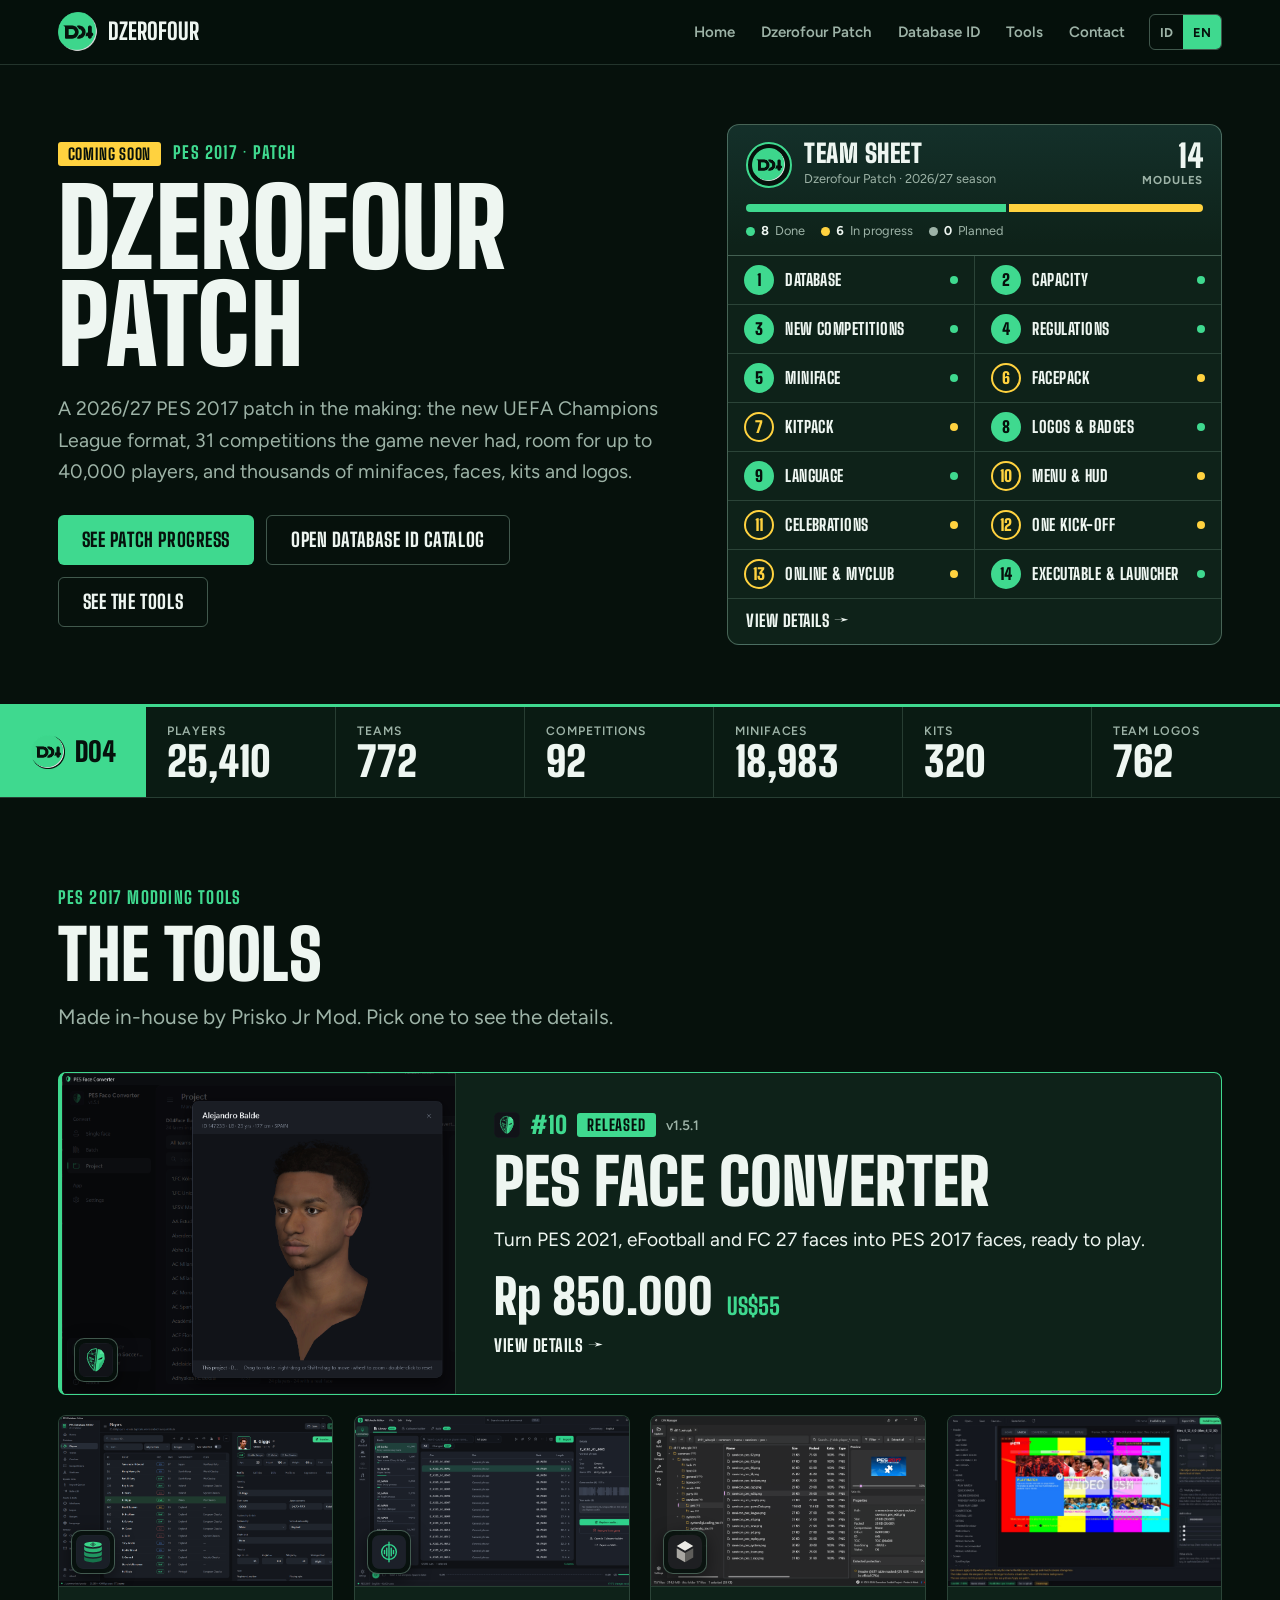
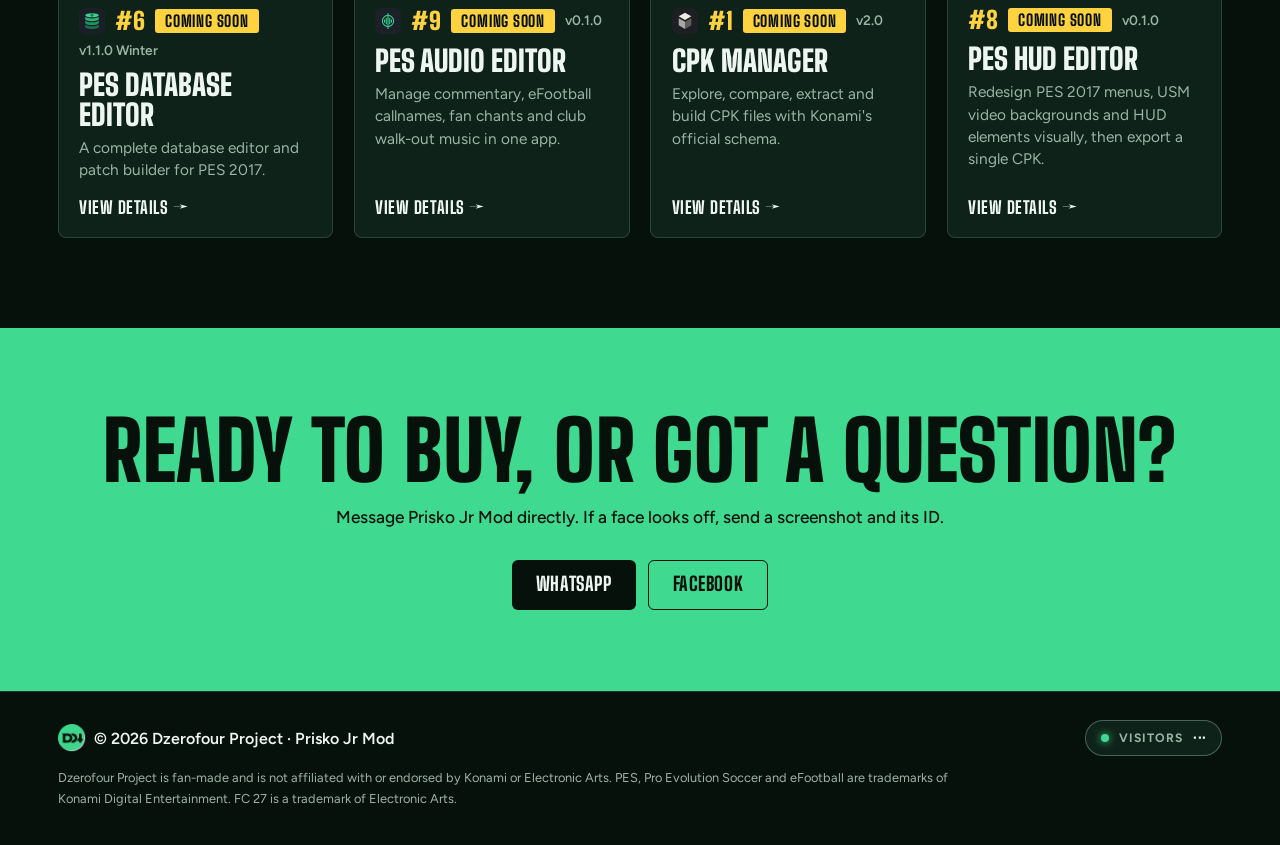
<file: index.html>
<!doctype html>
<html lang="id">
<head>
  <meta charset="utf-8">
  <meta name="viewport" content="width=device-width, initial-scale=1">
  <title>Dzerofour Project | Patch & Tools PES 2017</title>
  <meta name="description" content="Dzerofour Patch dan tool modding PES 2017 buatan Prisko Jr Mod: PES Face Toolkit, Database Editor, Kit Converter, HUD Editor, Audio Editor, dan CPK Manager.">
  <meta property="og:title" content="Dzerofour Project | Patch & Tools PES 2017">
  <meta property="og:description" content="Progres Dzerofour Patch dan tool modding PES 2017 buatan Prisko Jr Mod.">
  <meta property="og:type" content="website">
  <meta property="og:image" content="https://priskojr.github.io/dzerofour/assets/img/face-3d.jpg">
  <meta name="theme-color" content="#06110c">
  <link rel="icon" href="assets/favicon.png">
  <link rel="preconnect" href="https://fonts.googleapis.com">
  <link rel="preconnect" href="https://fonts.gstatic.com" crossorigin>
  <link href="https://fonts.googleapis.com/css2?family=Big+Shoulders+Display:wght@600;800;900&family=Figtree:wght@400;500;600;700&display=swap" rel="stylesheet">
  <link rel="stylesheet" href="css/style.css">
</head>
<body data-page="home">
  <div id="app"></div>

  <!-- Isi situs ada di folder data/. Lihat PANDUAN-UPDATE.md -->
  <script src="data/site.js"></script>
  <script src="data/products.js"></script>
  <script src="data/patch-stats.js"></script>
  <script src="data/patch.js"></script>
  <script src="data/updates.js"></script>
  <script src="js/main.js"></script>
</body>
</html>
</file>
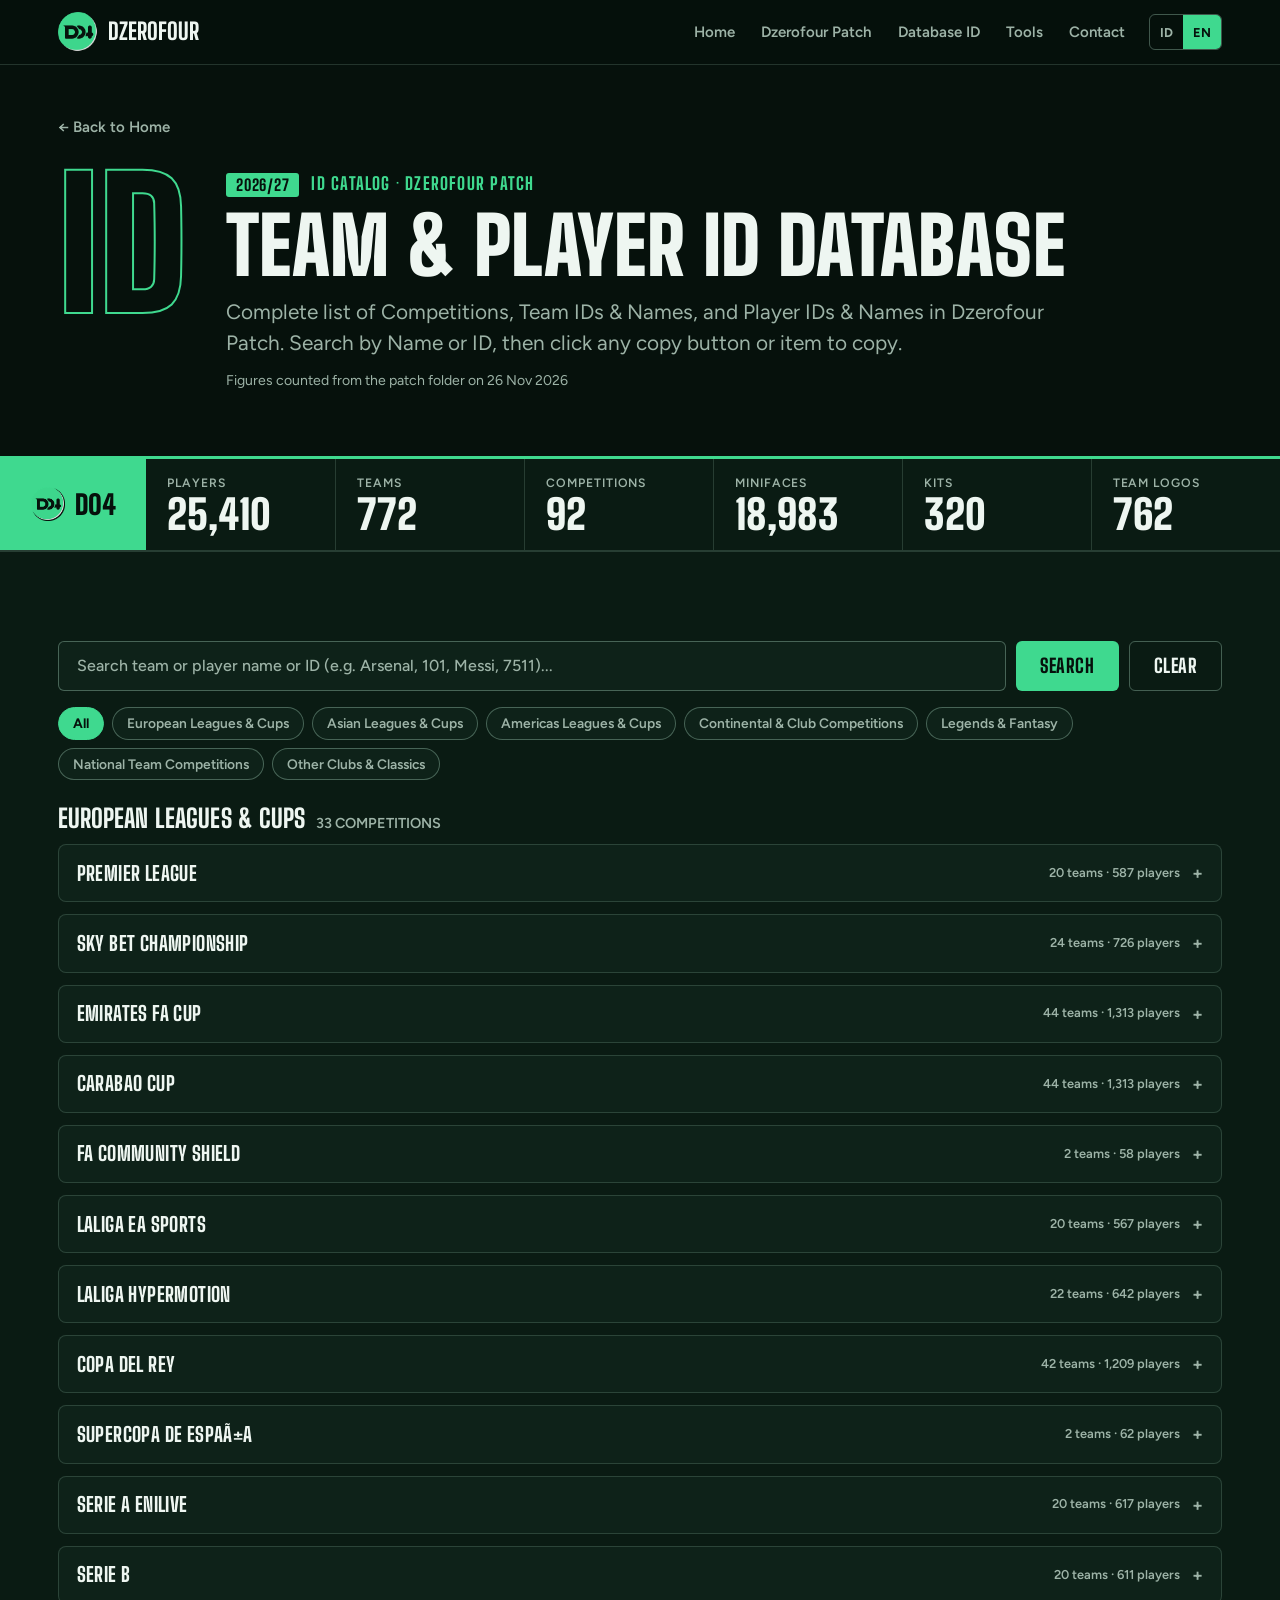
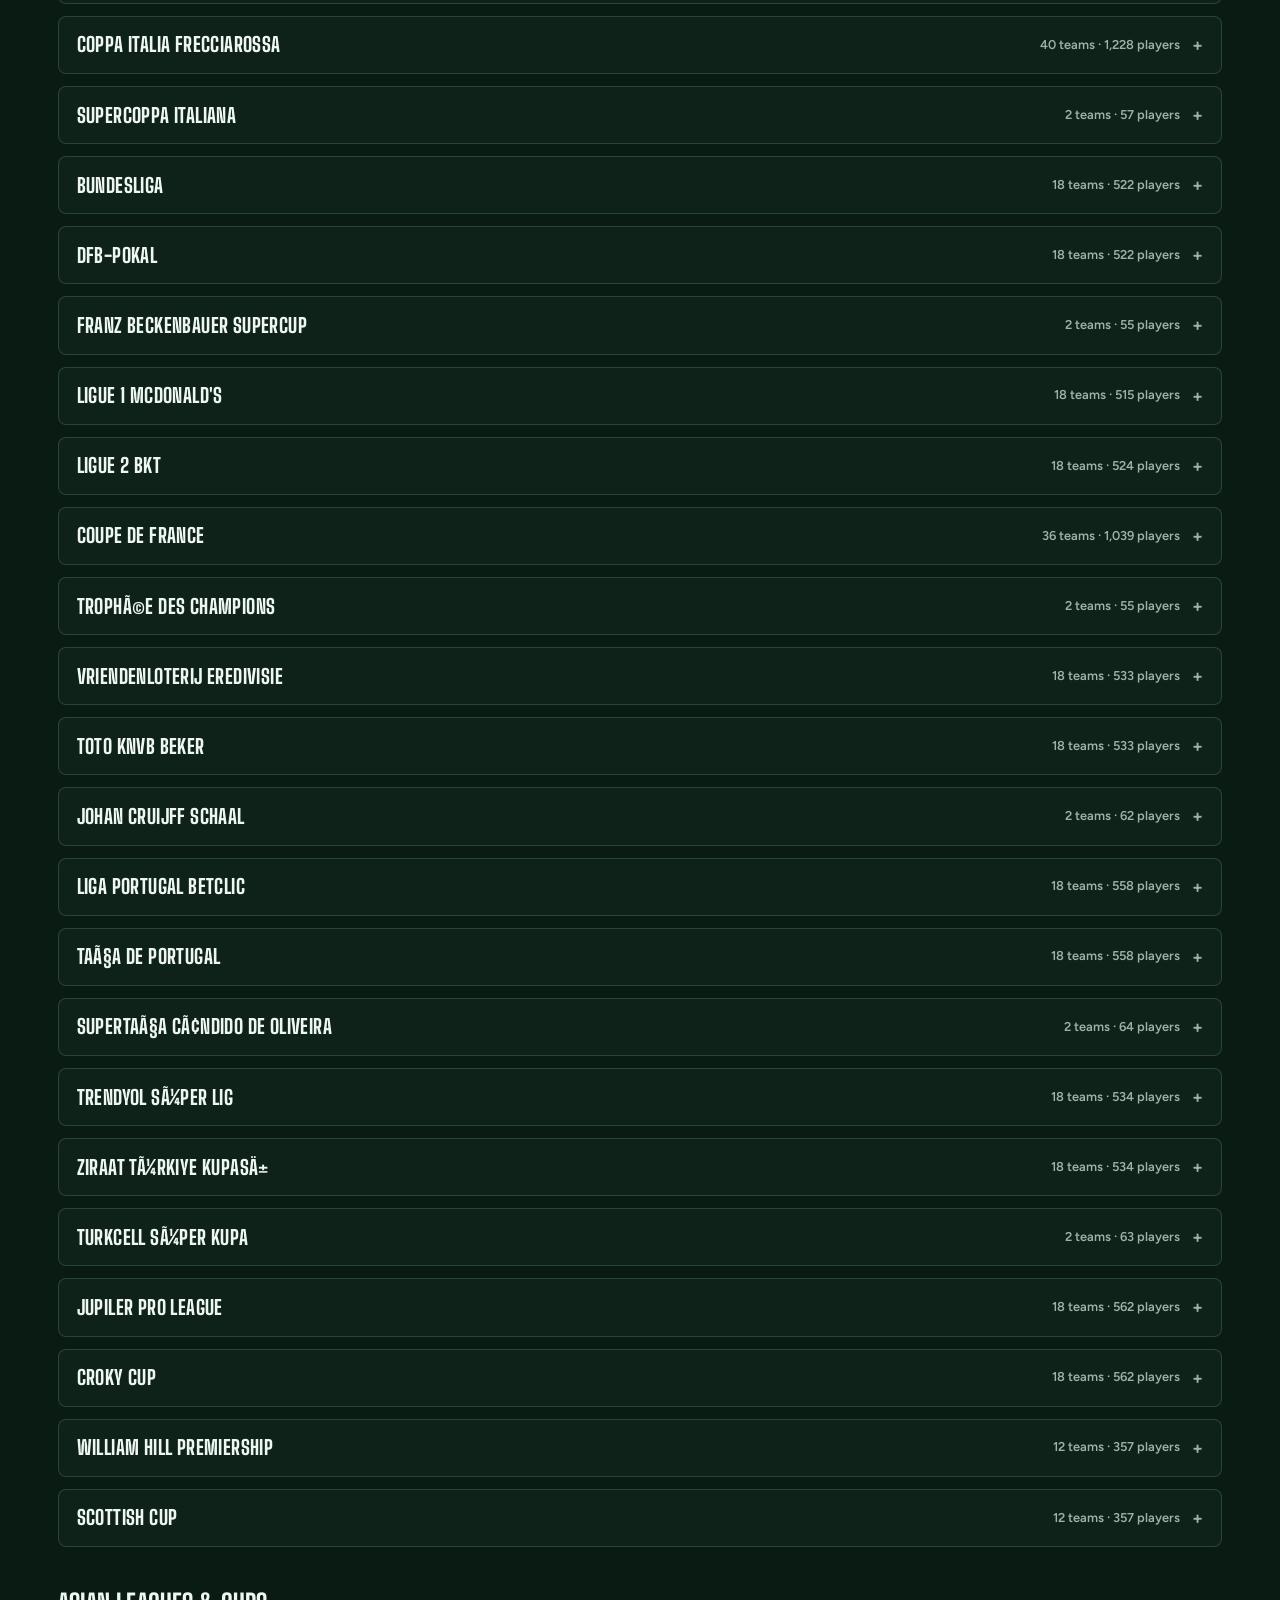
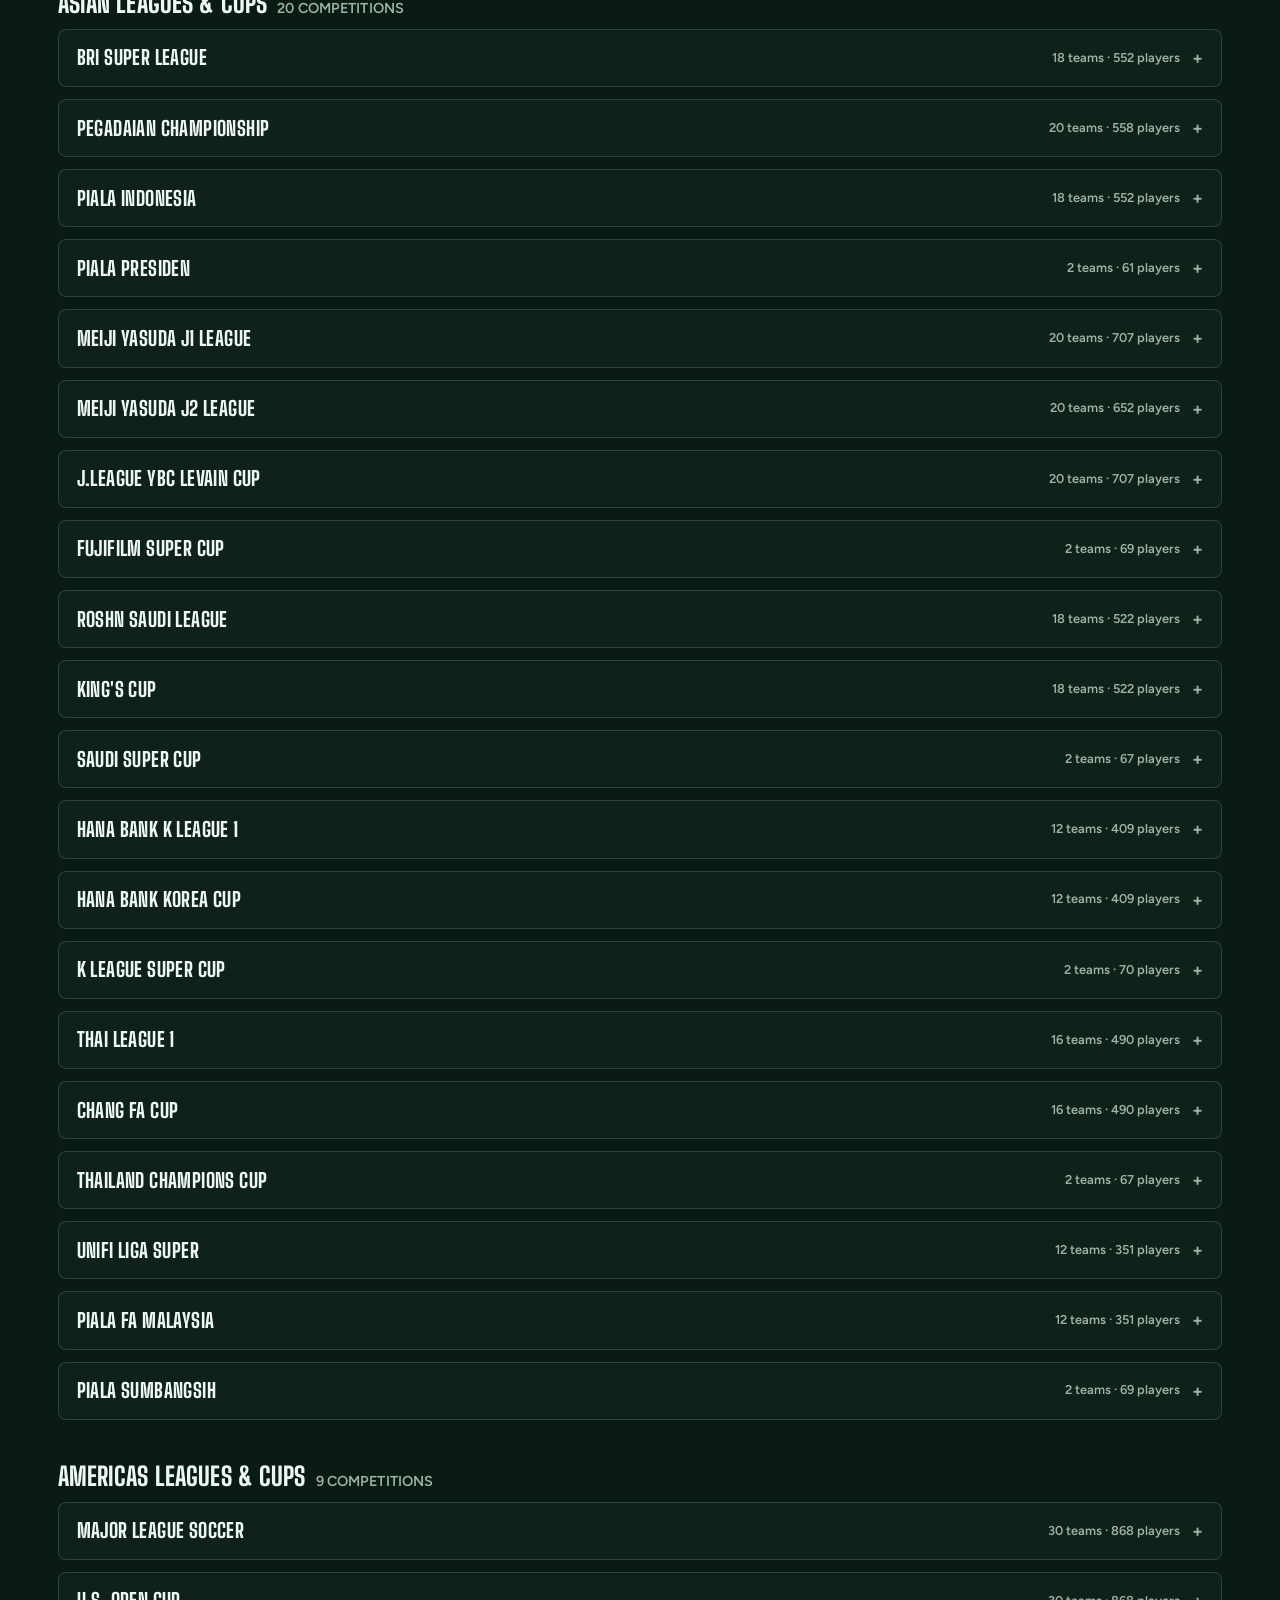
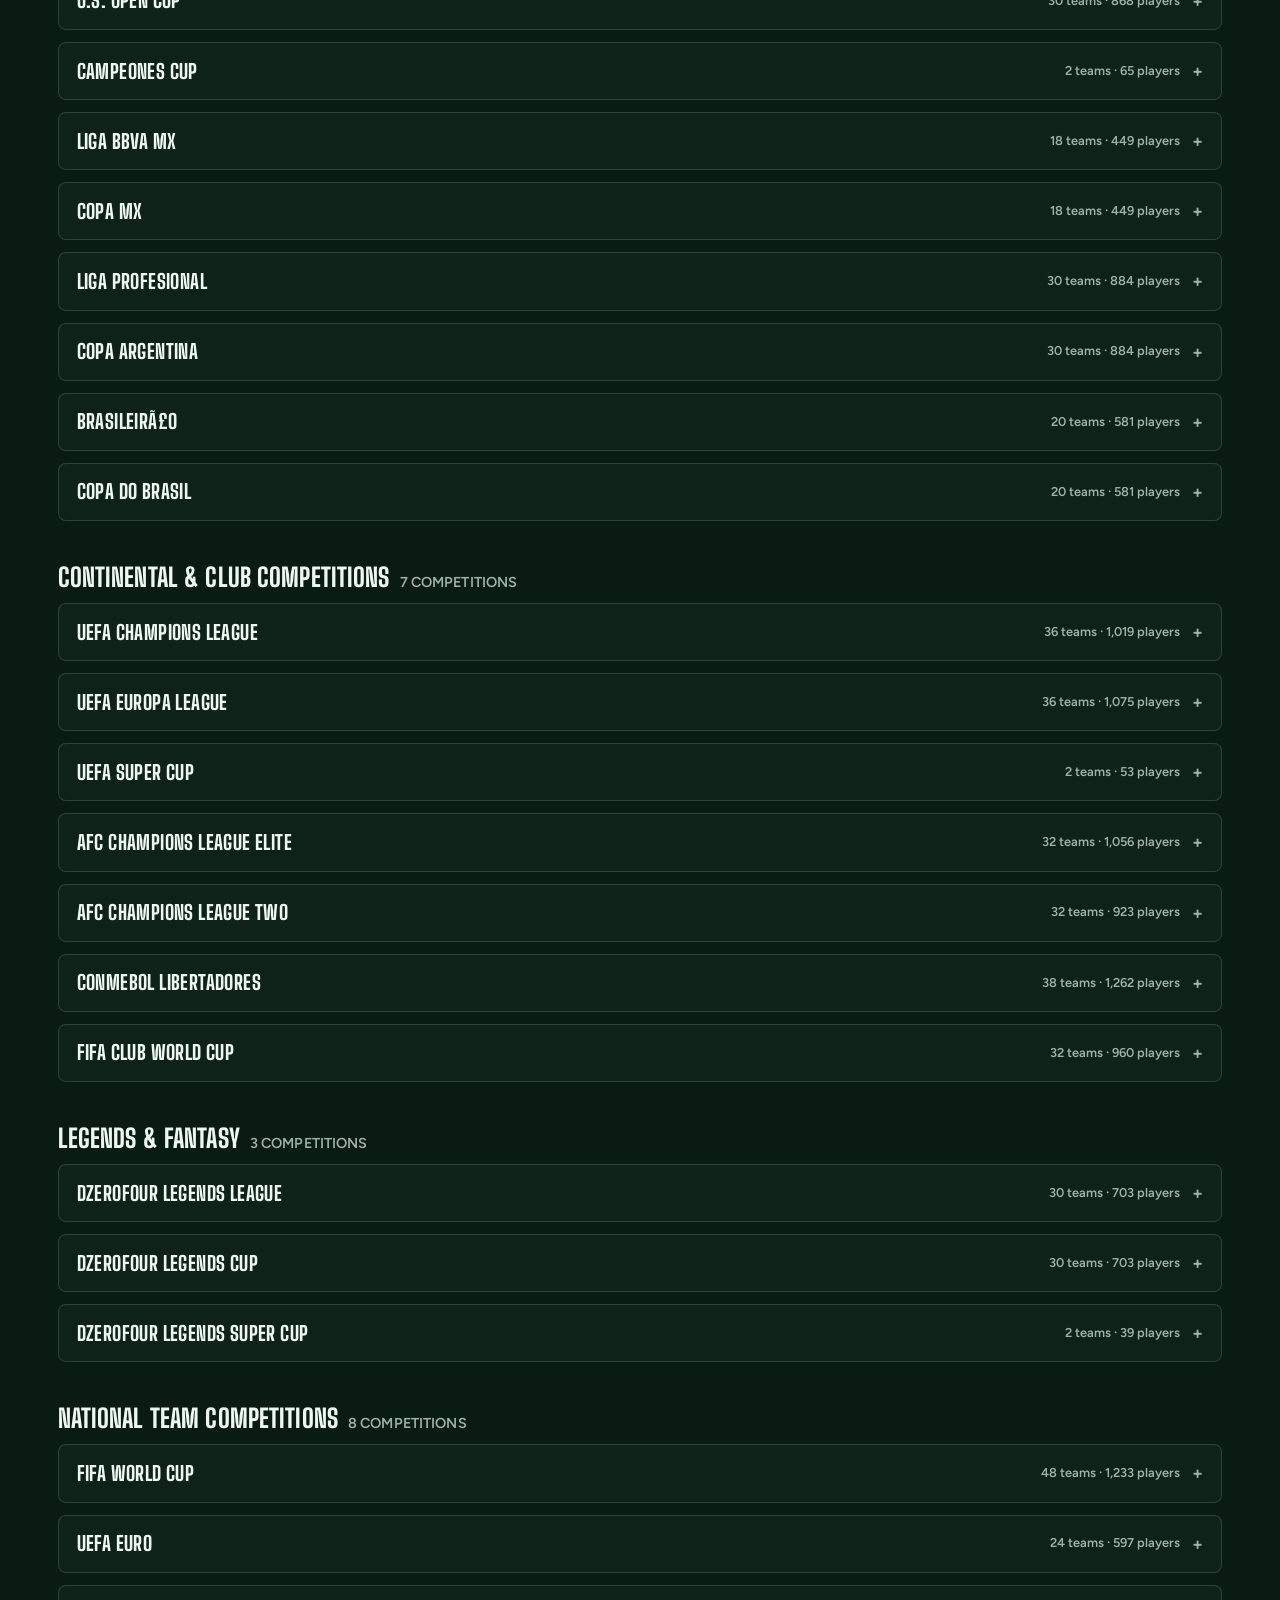
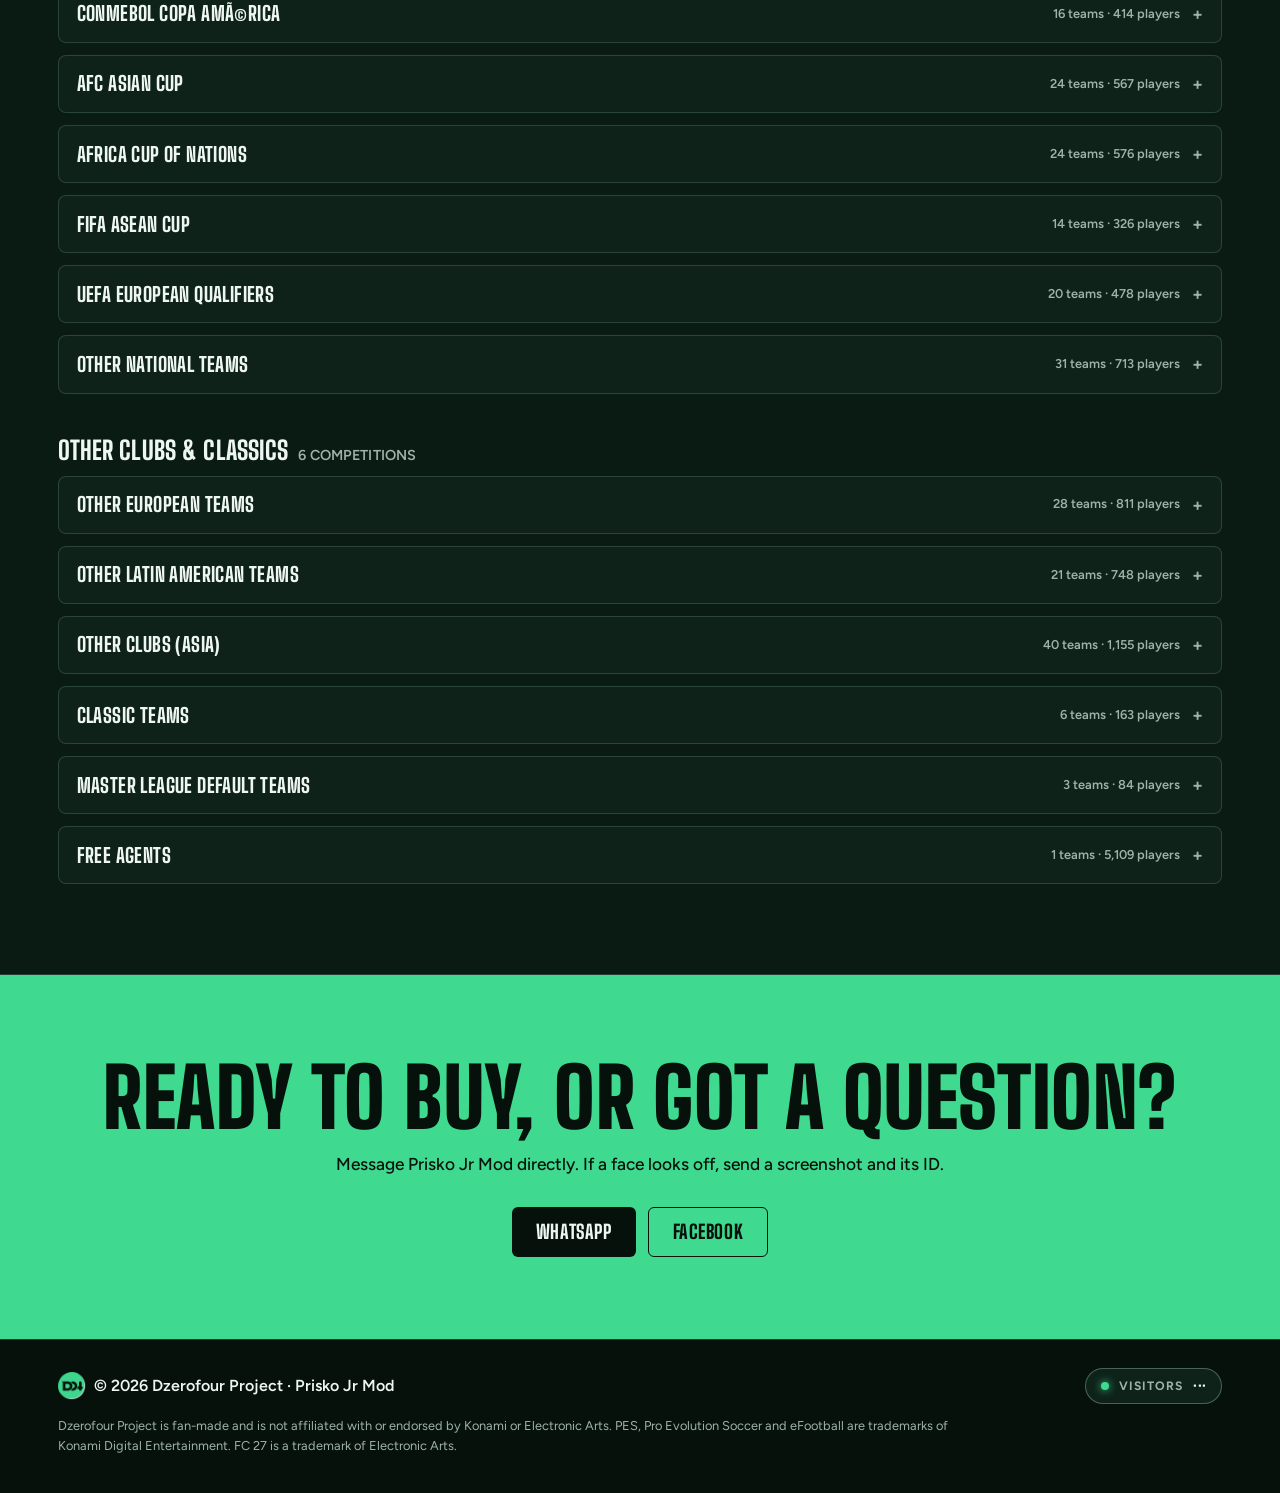
<file: database.html>
<!doctype html>
<html lang="id">
<head>
  <meta charset="utf-8">
  <meta name="viewport" content="width=device-width, initial-scale=1">
  <title>Database ID | Dzerofour Project</title>
  <meta name="description" content="Katalog Database ID Dzerofour Patch untuk PES 2017: daftar kompetisi, ID dan nama tim, serta ID dan nama pemain dengan fitur pencarian dan salin.">
  <meta property="og:title" content="Database ID | Dzerofour Patch PES 2017">
  <meta property="og:description" content="Katalog lengkap Kompetisi, ID & Nama Tim, serta ID & Nama Pemain di Dzerofour Patch PES 2017.">
  <meta property="og:type" content="website">
  <meta property="og:image" content="https://priskojr.github.io/dzerofour/assets/img/database-toolkit.jpg">
  <meta name="theme-color" content="#06110c">
  <link rel="icon" href="assets/favicon.png">
  <link rel="preconnect" href="https://fonts.googleapis.com">
  <link rel="preconnect" href="https://fonts.gstatic.com" crossorigin>
  <link href="https://fonts.googleapis.com/css2?family=Big+Shoulders+Display:wght@600;800;900&family=Figtree:wght@400;500;600;700&display=swap" rel="stylesheet">
  <link rel="stylesheet" href="css/style.css">
</head>
<body data-page="database">
  <div id="app"></div>

  <script src="data/site.js"></script>
  <script src="data/products.js"></script>
  <script src="data/patch-stats.js"></script>
  <script src="data/patch.js"></script>
  <script src="data/updates.js"></script>
  <script src="data/database.js"></script>
  <script src="js/main.js"></script>
</body>
</html>
</file>
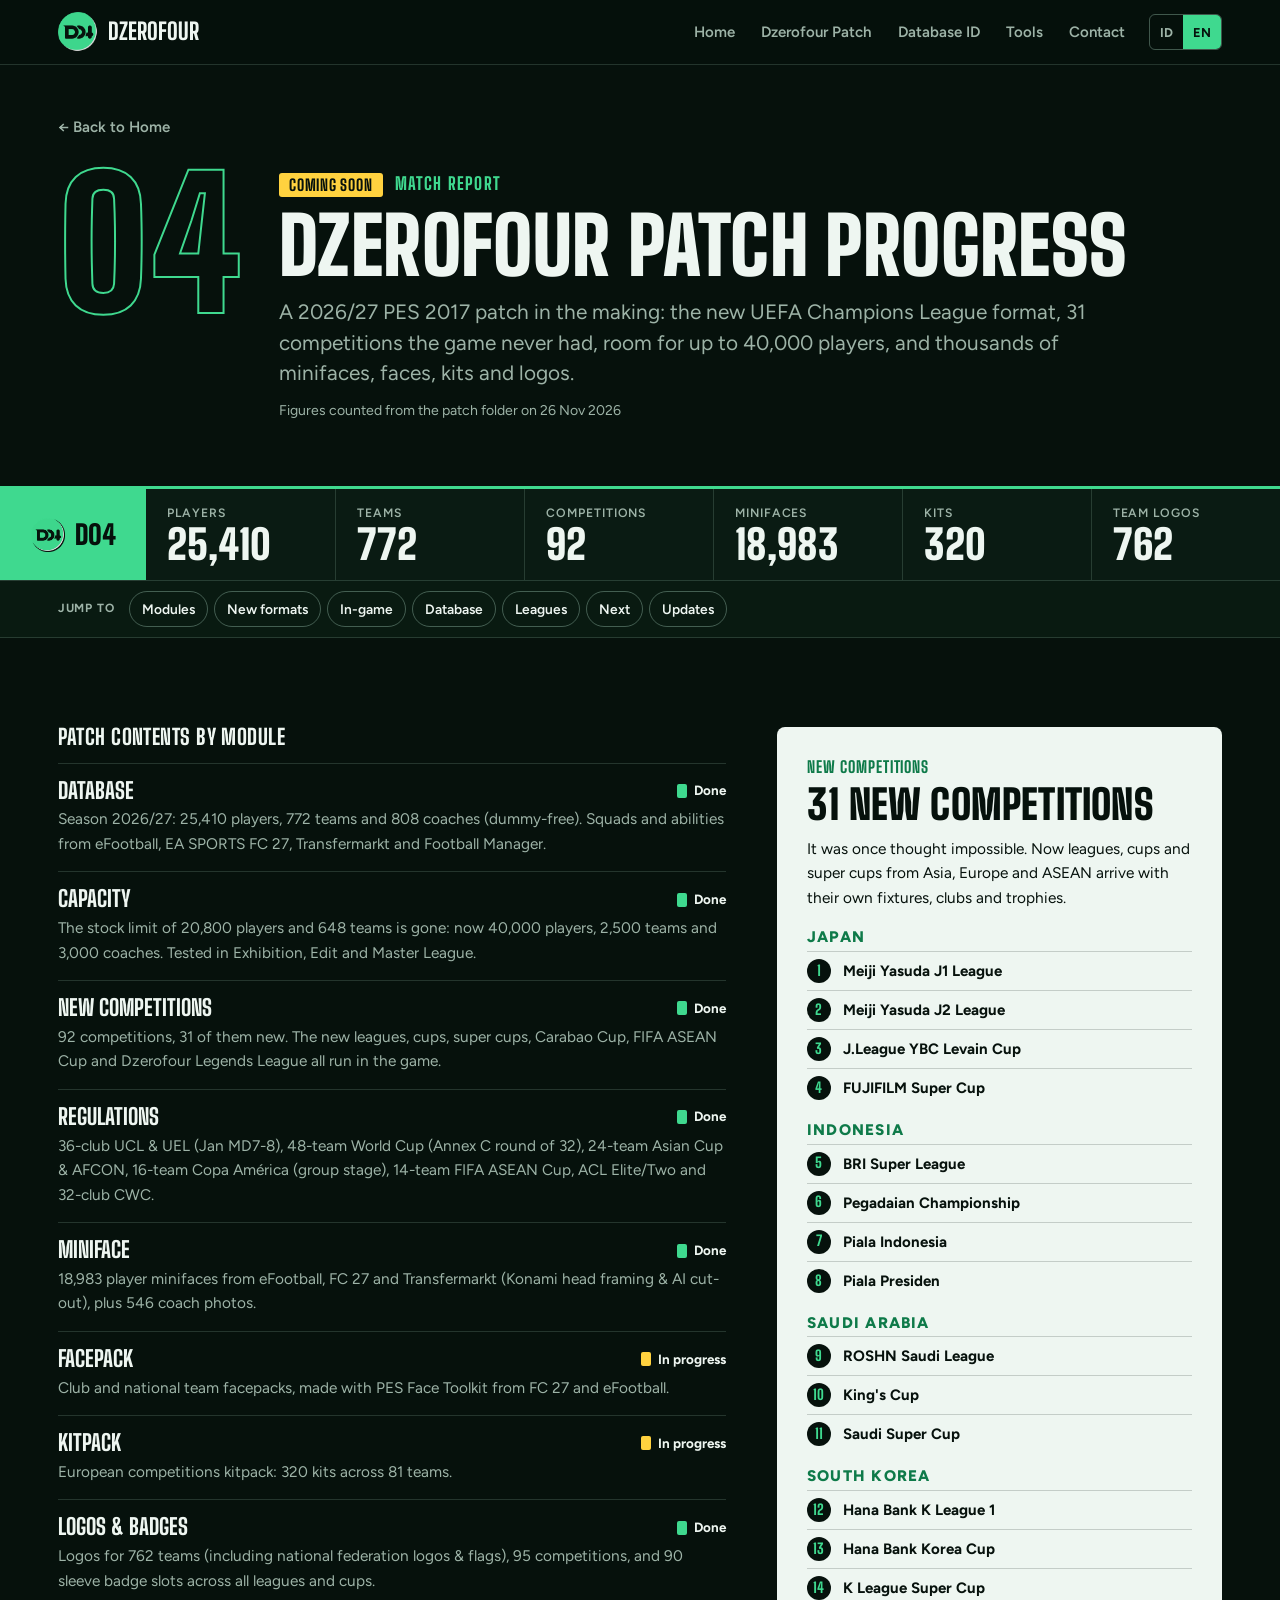
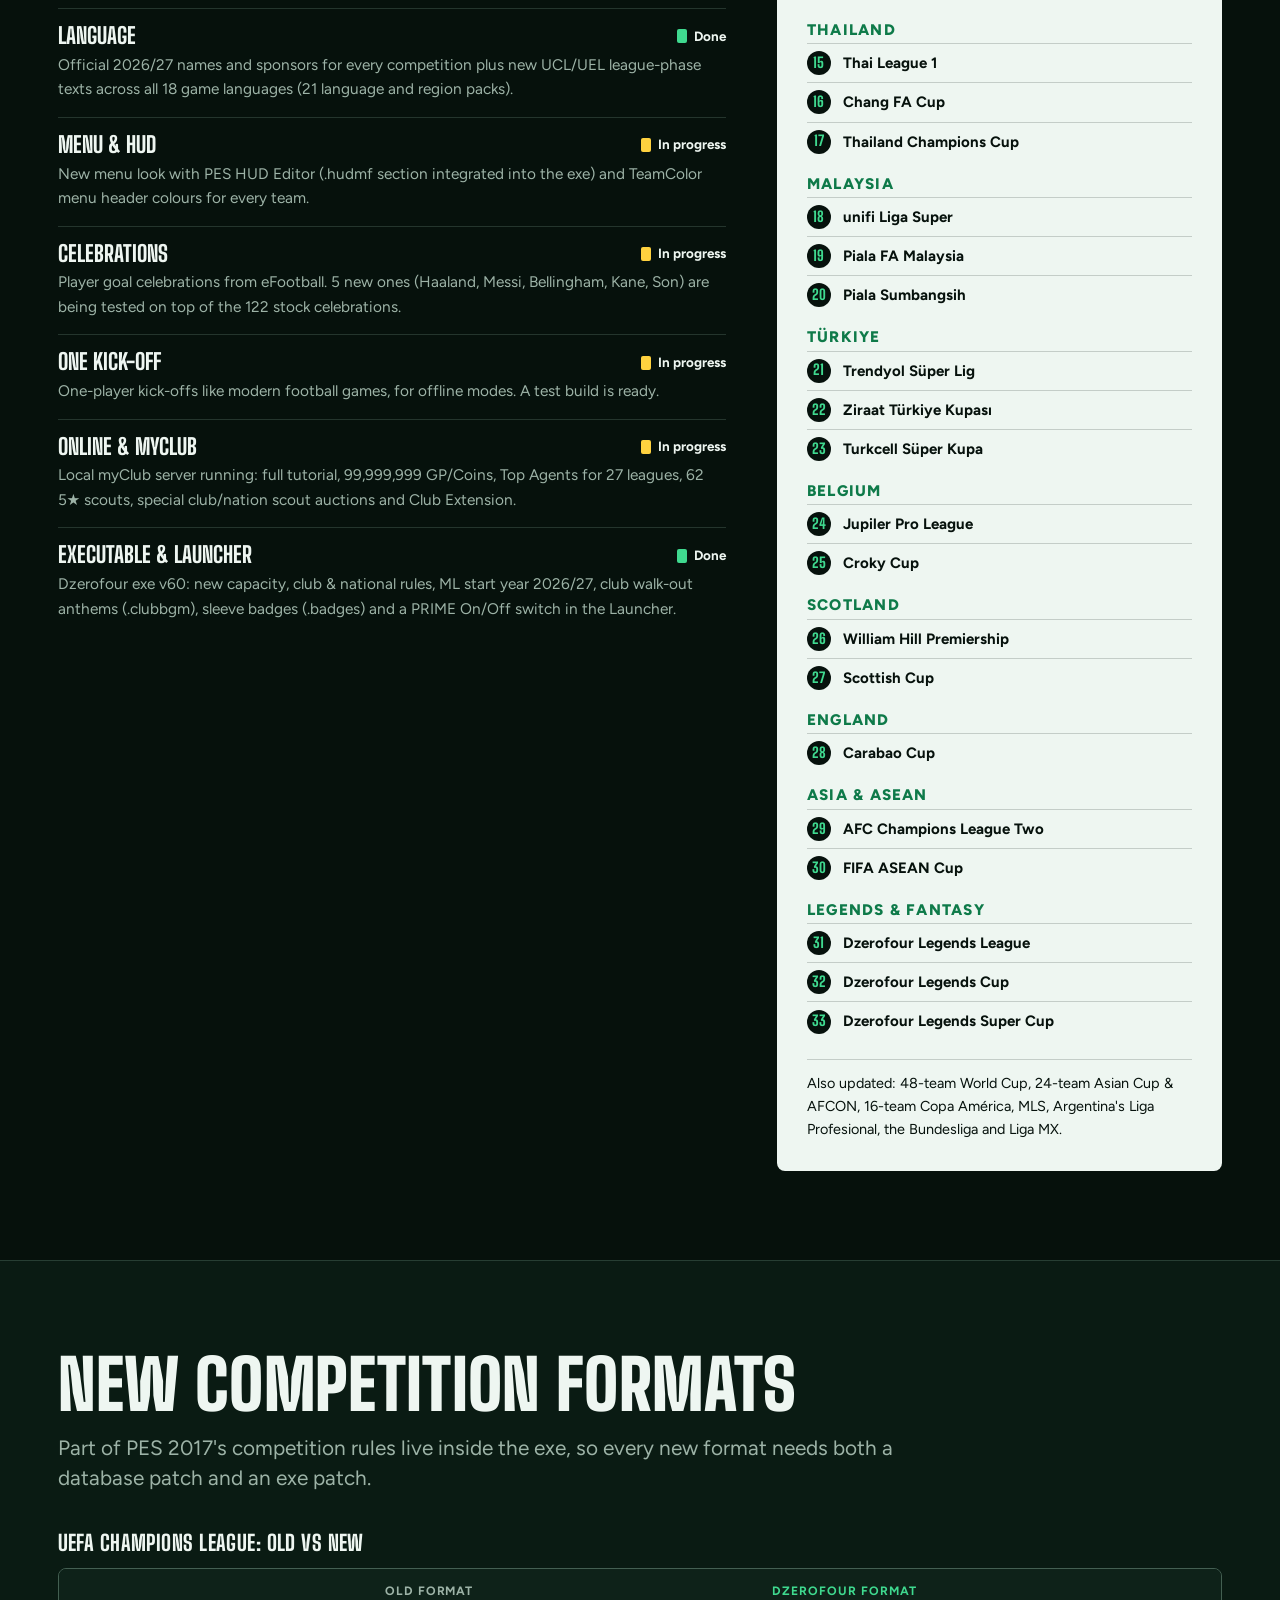
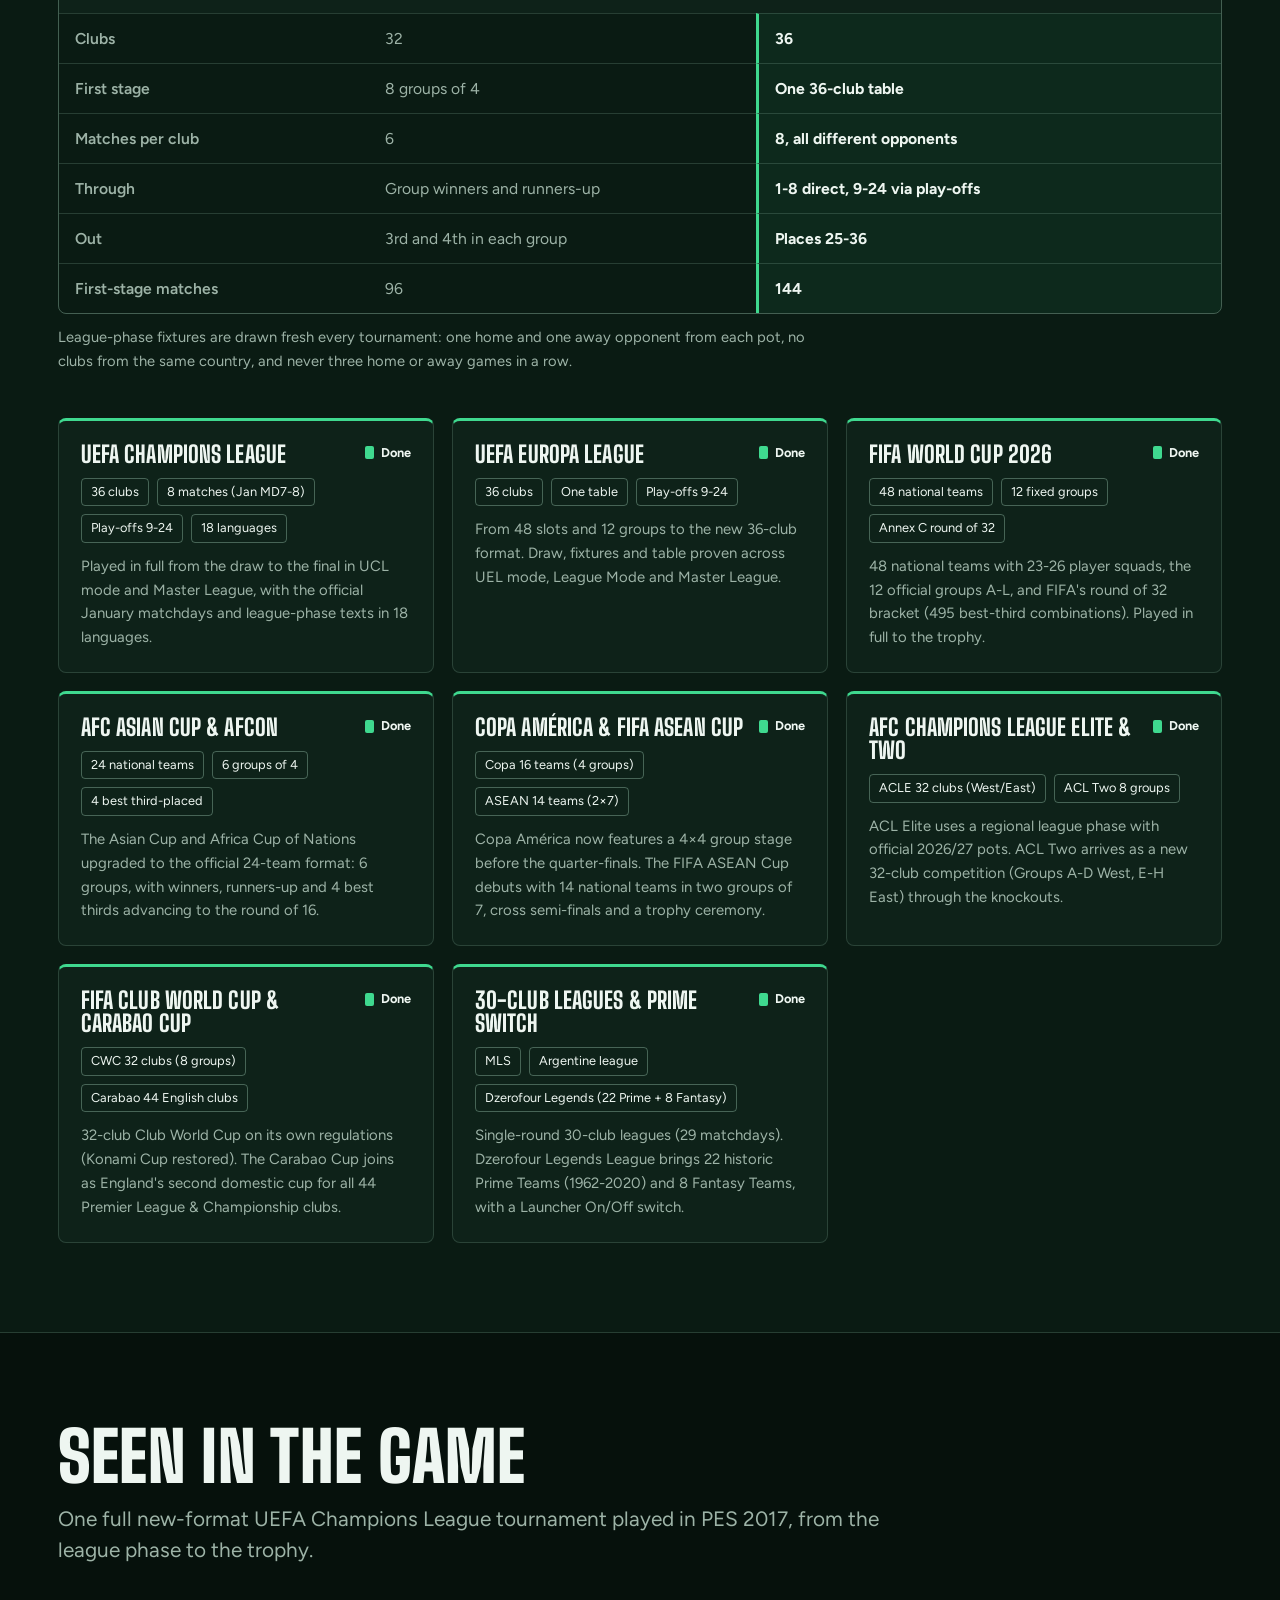
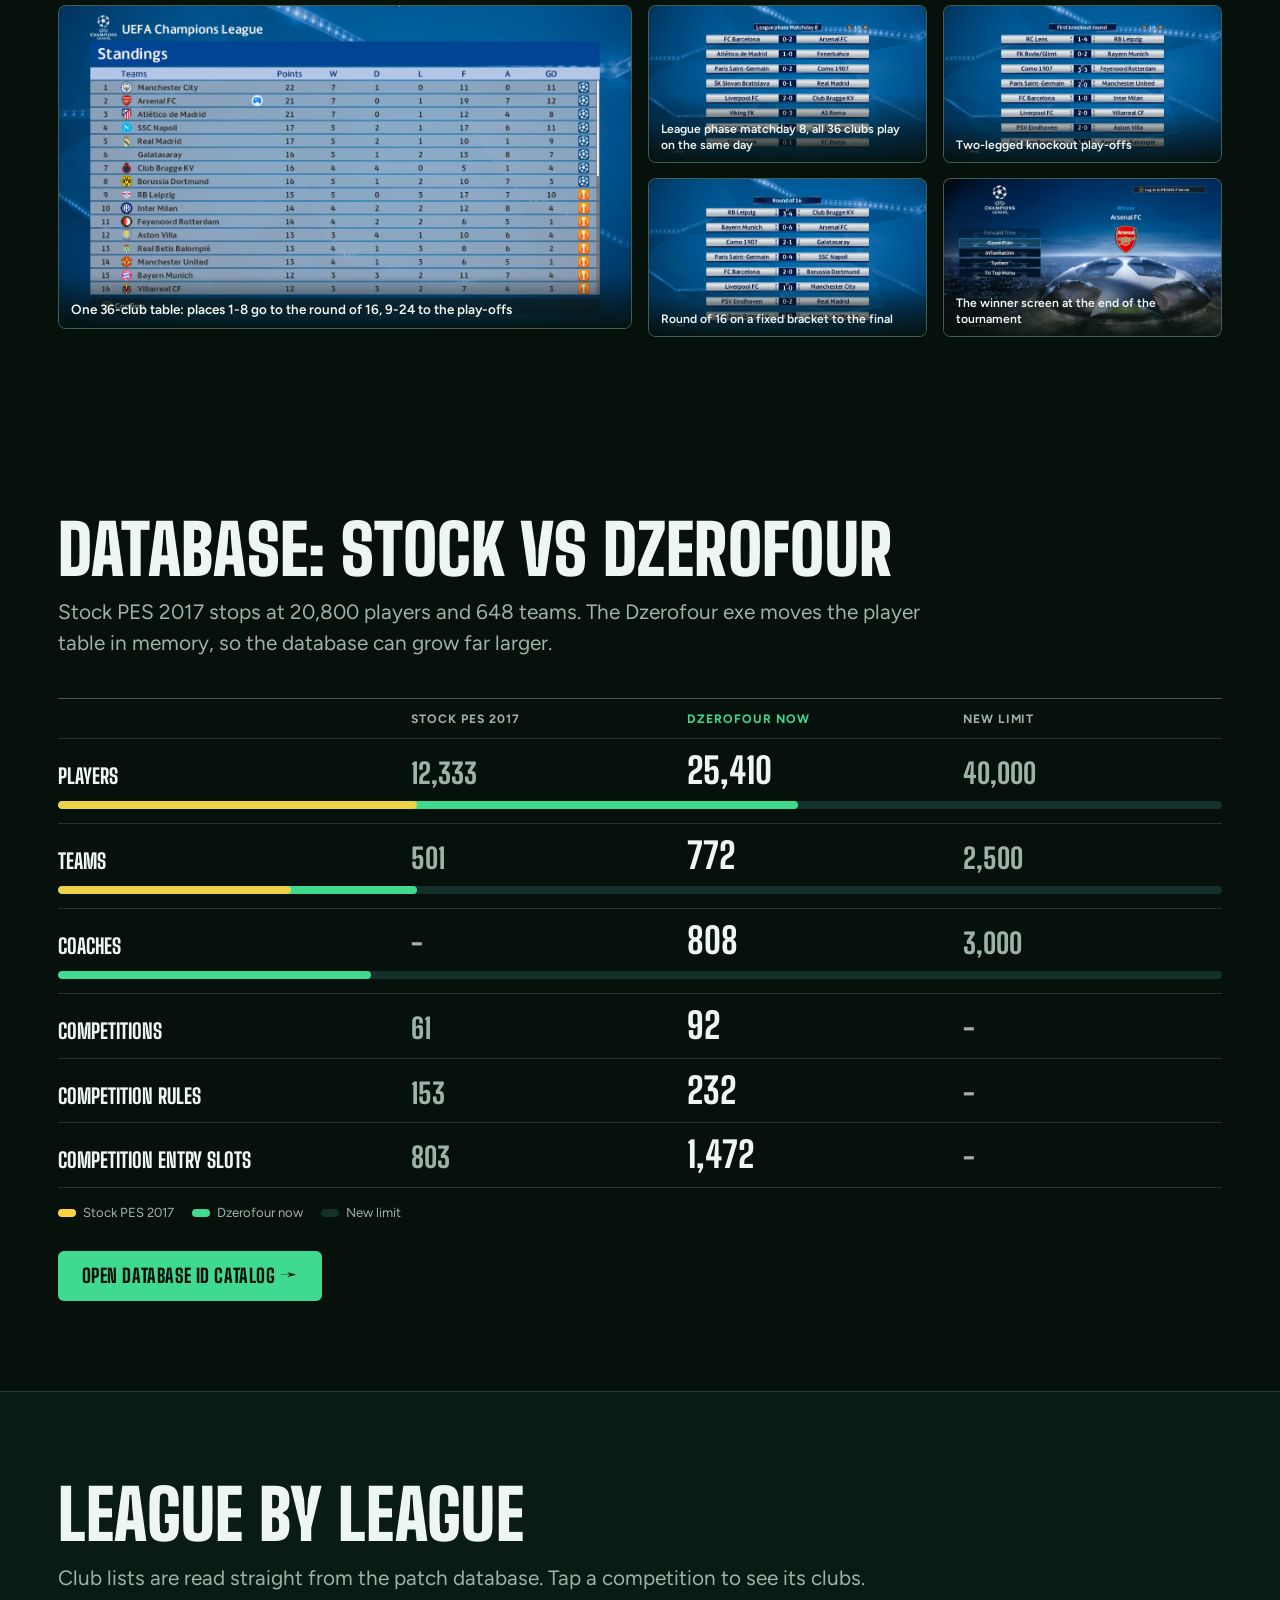
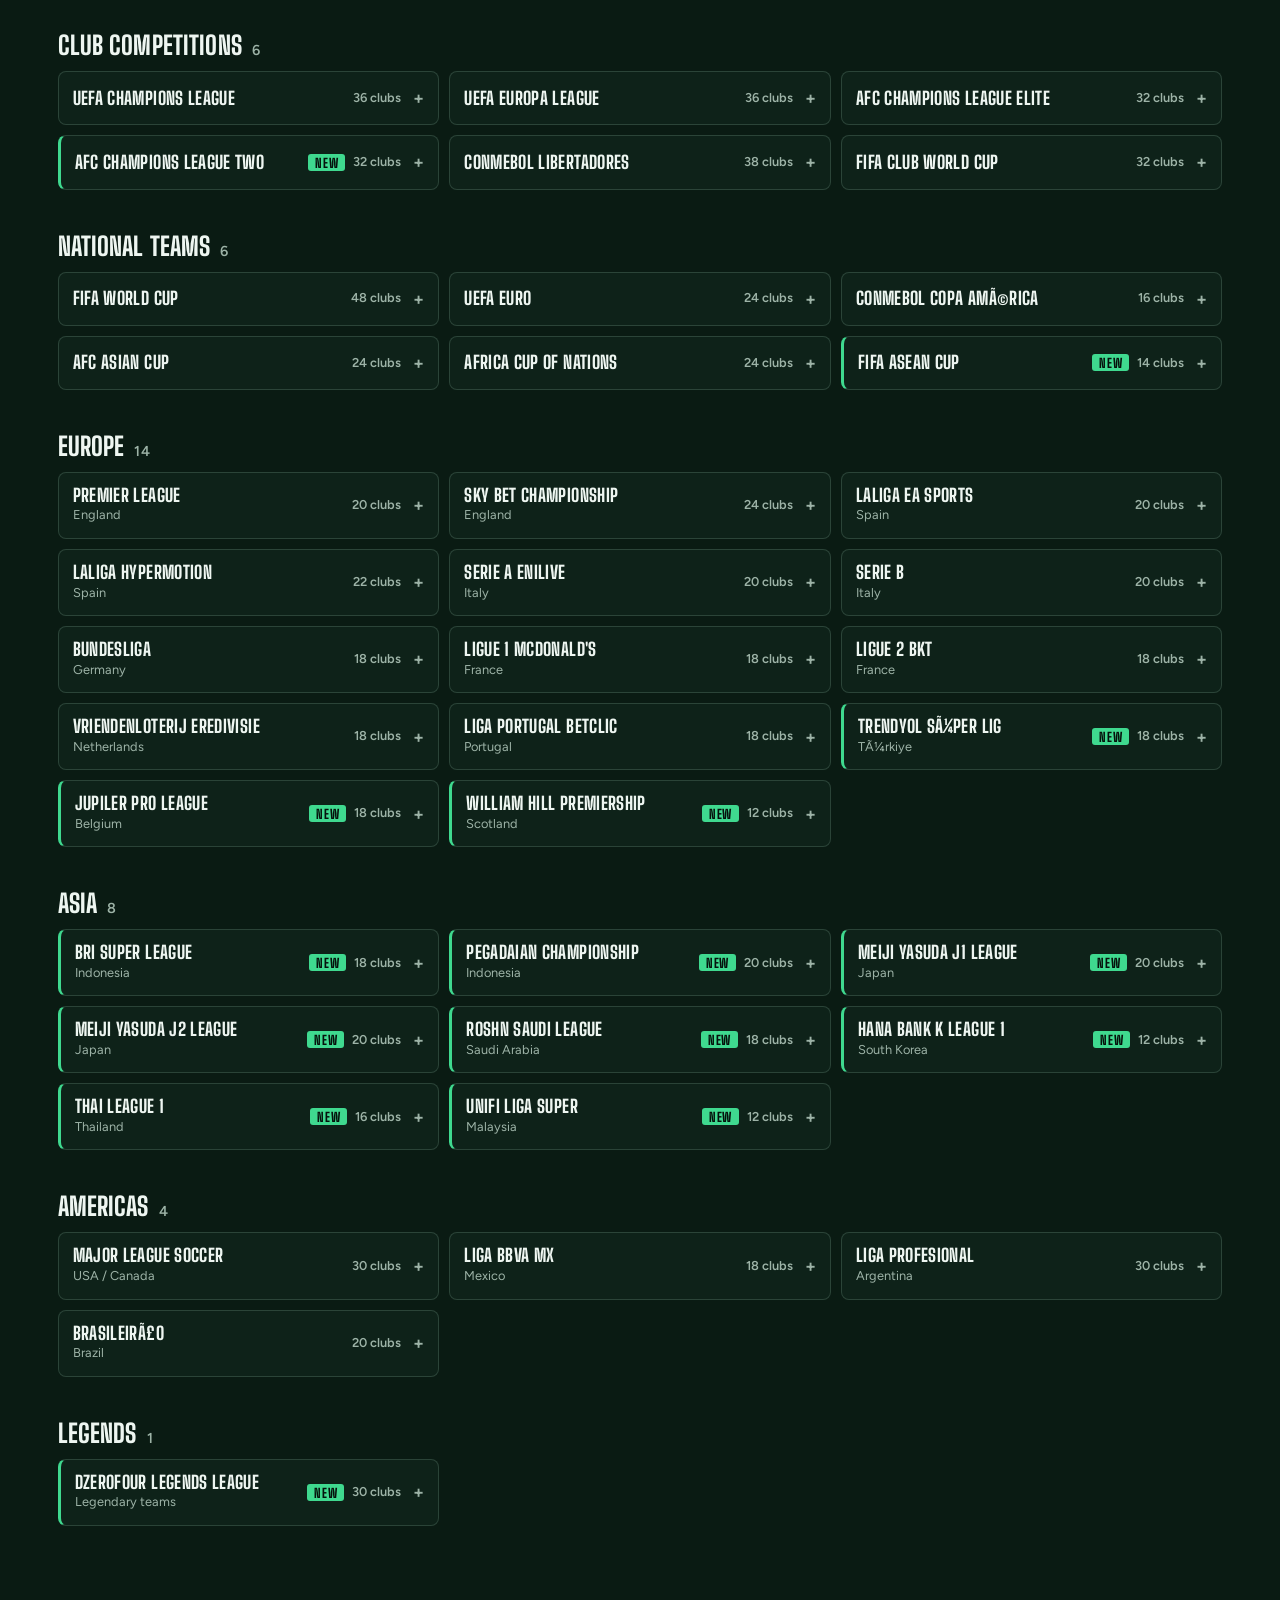
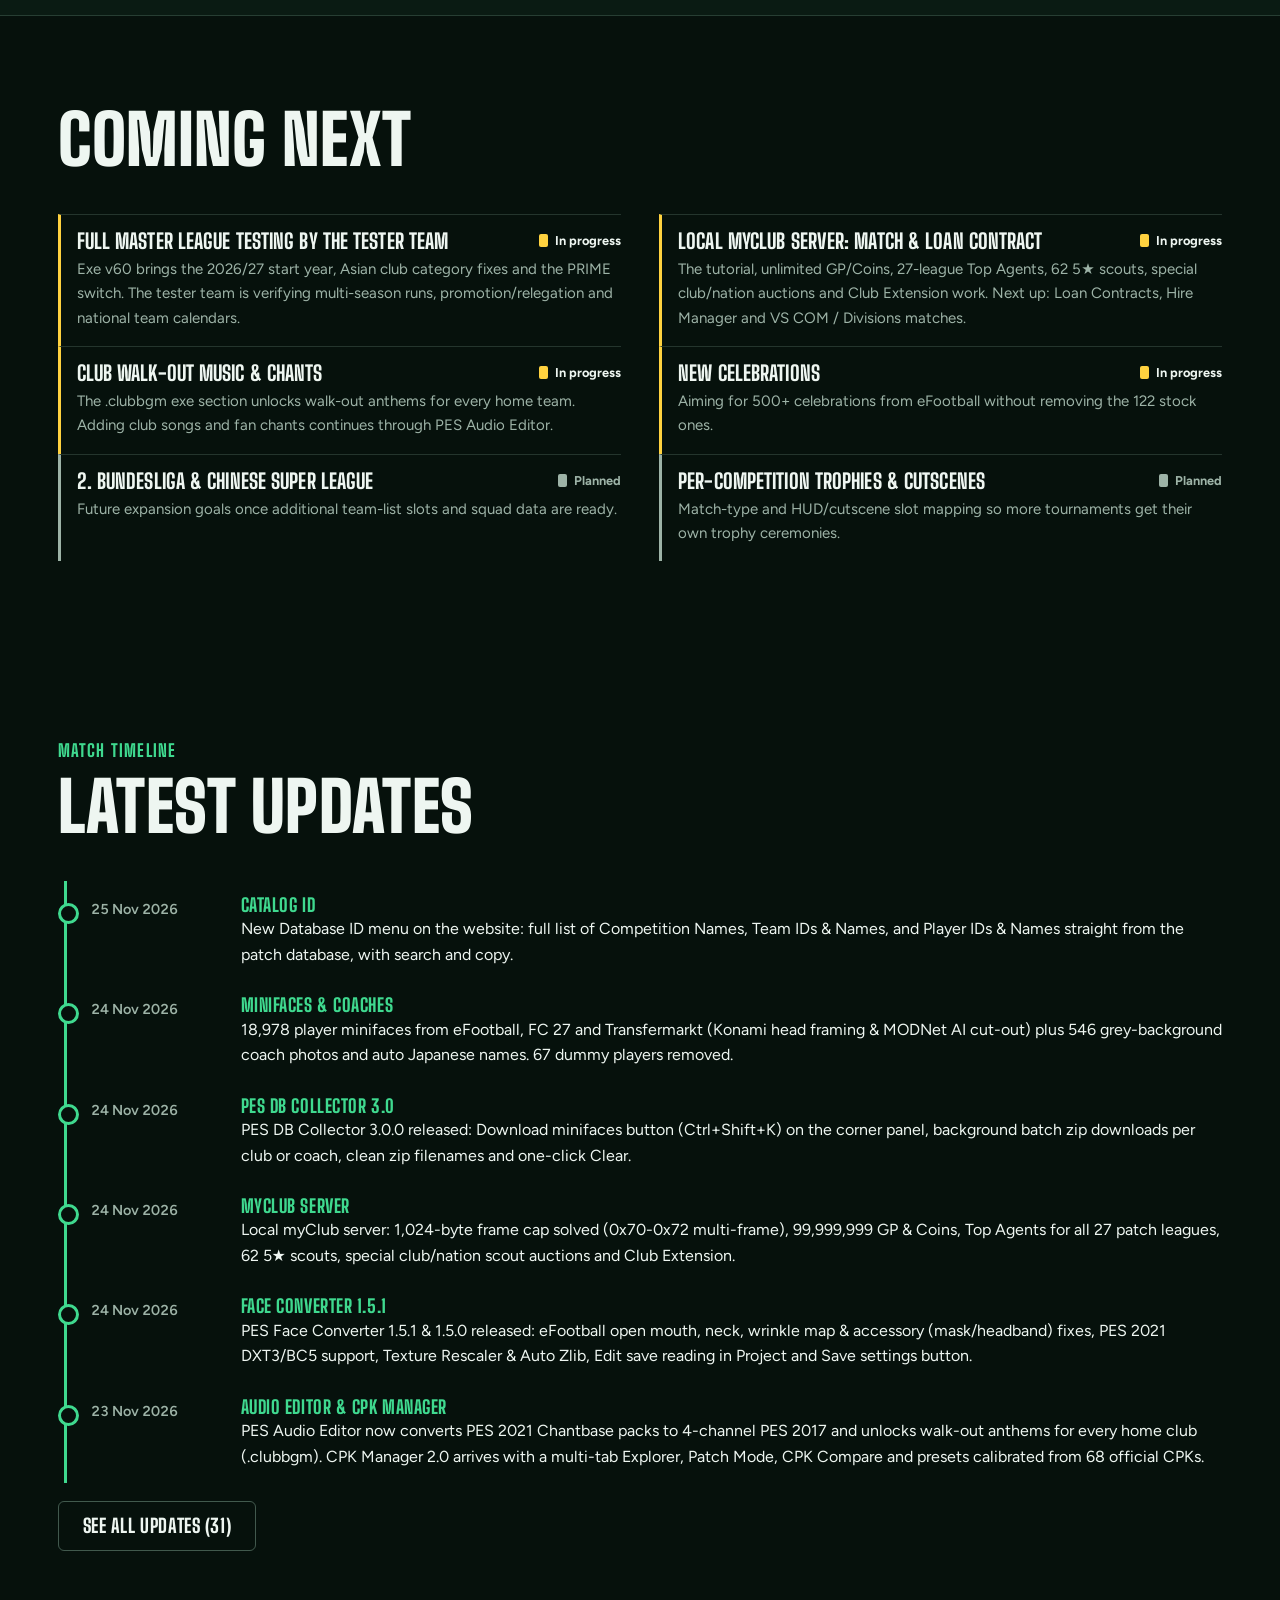
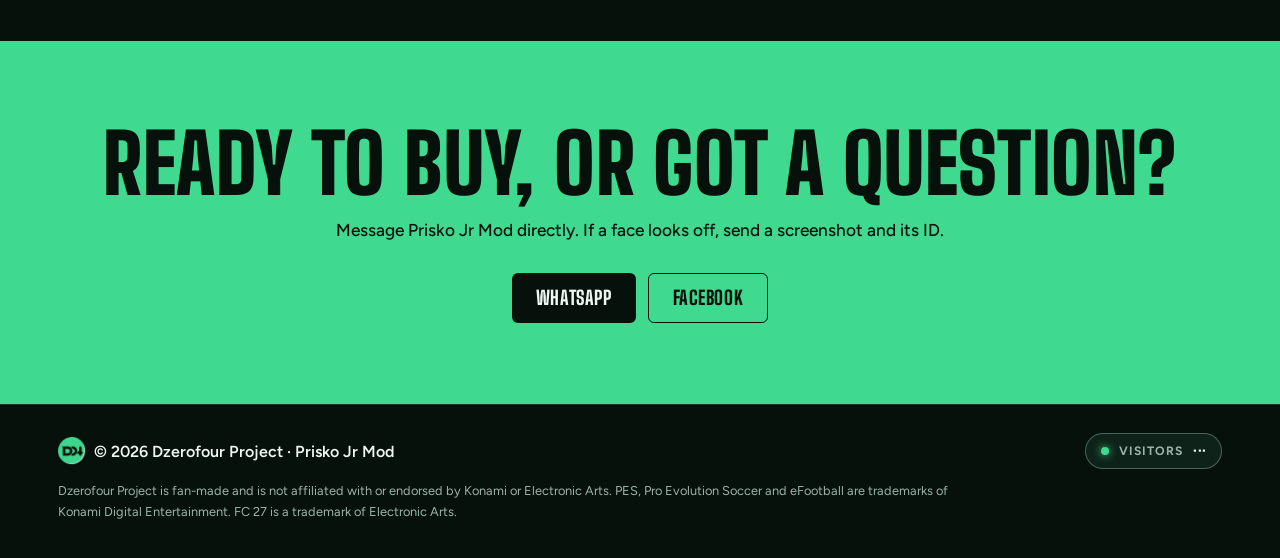
<file: patch.html>
<!doctype html>
<html lang="id">
<head>
  <meta charset="utf-8">
  <meta name="viewport" content="width=device-width, initial-scale=1">
  <title>Dzerofour Patch | Dzerofour Project</title>
  <meta name="description" content="Progres Dzerofour Patch untuk PES 2017: UEFA Champions League 36 klub, 26 kompetisi baru, database 40.000 pemain, miniface, facepack, kitpack, dan logo.">
  <meta property="og:title" content="Dzerofour Patch | Progres PES 2017">
  <meta property="og:description" content="Progres Dzerofour Patch untuk PES 2017: UEFA Champions League 36 klub, 26 kompetisi baru, database 40.000 pemain, miniface, facepack, kitpack, dan logo.">
  <meta property="og:type" content="website">
  <meta property="og:image" content="https://priskojr.github.io/dzerofour/assets/img/patch/ucl-standings.jpg">
  <meta name="theme-color" content="#06110c">
  <link rel="icon" href="assets/favicon.png">
  <link rel="preconnect" href="https://fonts.googleapis.com">
  <link rel="preconnect" href="https://fonts.gstatic.com" crossorigin>
  <link href="https://fonts.googleapis.com/css2?family=Big+Shoulders+Display:wght@600;800;900&family=Figtree:wght@400;500;600;700&display=swap" rel="stylesheet">
  <link rel="stylesheet" href="css/style.css">
</head>
<body data-page="patch">
  <div id="app"></div>

  <script src="data/site.js"></script>
  <script src="data/products.js"></script>
  <script src="data/patch-stats.js"></script>
  <script src="data/patch.js"></script>
  <script src="data/updates.js"></script>
  <script src="data/leagues.js"></script>
  <script src="js/main.js"></script>
</body>
</html>
</file>
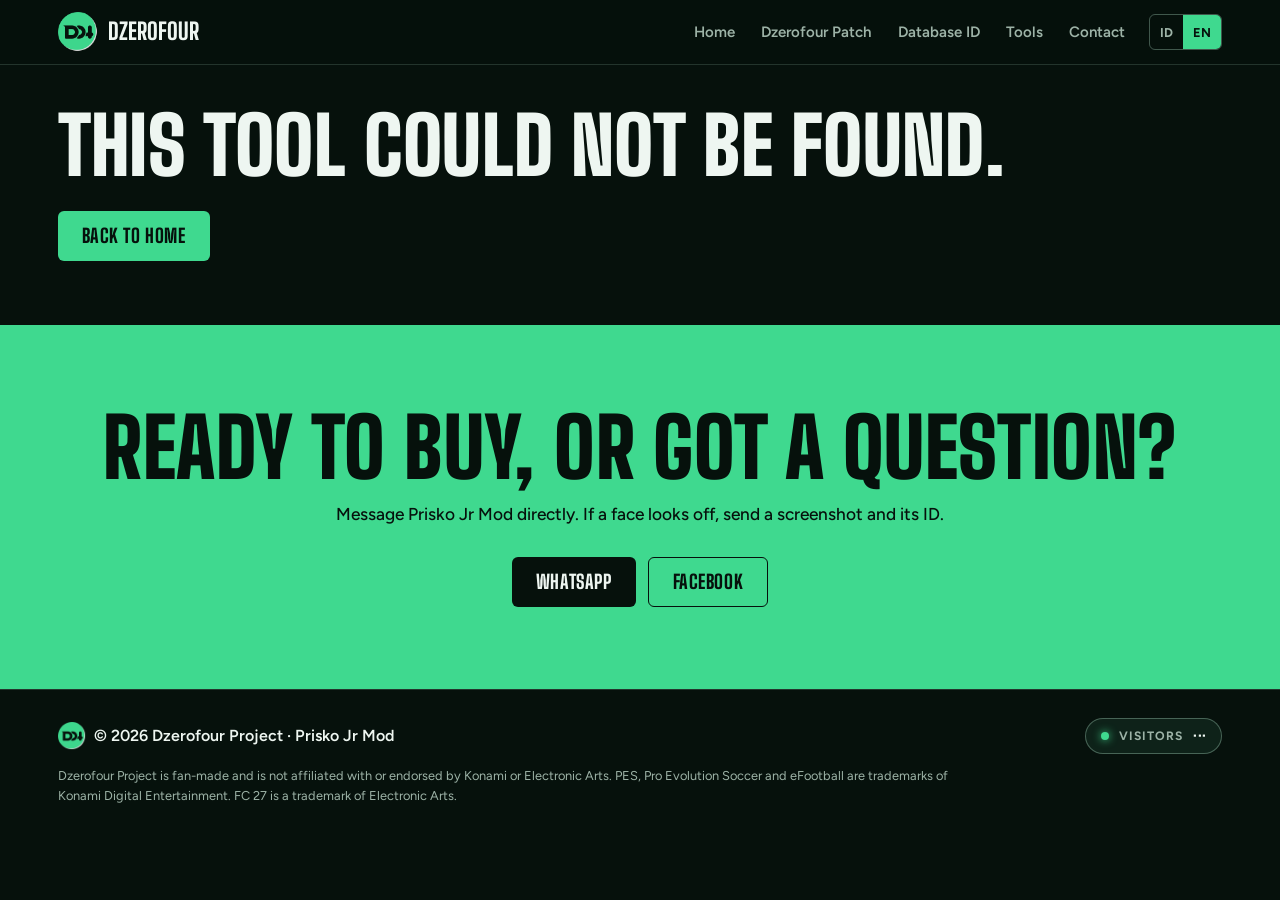
<file: tool.html>
<!doctype html>
<html lang="id">
<head>
  <meta charset="utf-8">
  <meta name="viewport" content="width=device-width, initial-scale=1">
  <title>Tools | Dzerofour Project</title>
  <meta name="description" content="Detail tool modding PES 2017 buatan Prisko Jr Mod.">
  <meta property="og:title" content="Tools PES 2017 | Dzerofour Project">
  <meta property="og:description" content="Detail tool modding PES 2017 buatan Prisko Jr Mod.">
  <meta property="og:type" content="website">
  <meta property="og:image" content="https://priskojr.github.io/dzerofour/assets/img/face-3d.jpg">
  <meta name="theme-color" content="#06110c">
  <link rel="icon" href="assets/favicon.png">
  <link rel="preconnect" href="https://fonts.googleapis.com">
  <link rel="preconnect" href="https://fonts.gstatic.com" crossorigin>
  <link href="https://fonts.googleapis.com/css2?family=Big+Shoulders+Display:wght@600;800;900&family=Figtree:wght@400;500;600;700&display=swap" rel="stylesheet">
  <link rel="stylesheet" href="css/style.css">
</head>
<body data-page="tool">
  <div id="app"></div>

  <script src="data/site.js"></script>
  <script src="data/products.js"></script>
  <script src="data/patch-stats.js"></script>
  <script src="data/patch.js"></script>
  <script src="data/updates.js"></script>
  <script src="js/main.js"></script>
</body>
</html>
</file>
<file: css/style.css>
/* Warna brand D04. Ganti di sini, seluruh situs ikut berubah. */
:root {
  --ink: #06110c;
  --pitch: #0a1b13;
  --panel: #0e2219;
  --panel-2: #14302a;
  --line: rgba(190, 240, 215, .16);
  --line-strong: rgba(190, 240, 215, .32);
  --mint: #3fd98f;
  --yellow: #ffd23f;
  --text: #eef6f1;
  --muted: #9db3a7;
  --display: "Big Shoulders Display", "Arial Narrow", Impact, sans-serif;
  --body: "Figtree", "Segoe UI", system-ui, sans-serif;
  --gutter: clamp(16px, 4.5vw, 64px);
  --max: 1320px;
}

* { box-sizing: border-box; }
html { scroll-behavior: smooth; scroll-padding-top: 76px; -webkit-text-size-adjust: 100%; }
body { margin: 0; background: var(--ink); color: var(--text); font: 400 16px/1.6 var(--body); overflow-x: hidden; }
img { max-width: 100%; height: auto; display: block; }
a { color: inherit; }
h1, h2, h3 { margin: 0; font-family: var(--display); text-transform: uppercase; line-height: .98; letter-spacing: .005em; }
h1 { font-size: clamp(4rem, 8.4vw, 7.6rem); font-weight: 900; line-height: .9; margin: 14px 0 20px; }
h2 { font-size: clamp(2.5rem, 5.4vw, 4.4rem); font-weight: 900; }
p { margin: 0; }
ul, ol { margin: 0; padding: 0; list-style: none; }
:focus-visible { outline: 3px solid var(--yellow); outline-offset: 3px; }
.h-small { font-size: 1.35rem; font-weight: 800; letter-spacing: .02em; margin-bottom: 14px; }
.page-title { font-size: clamp(2.9rem, 6.2vw, 5.4rem); margin: 0; line-height: .94; }

/* NAV */
.nav {
  position: sticky; top: 0; z-index: 20;
  display: flex; align-items: center; gap: 24px;
  padding: 12px var(--gutter);
  background: rgba(6, 17, 12, .88);
  backdrop-filter: blur(10px);
  border-bottom: 1px solid var(--line);
}
.nav-brand { display: flex; align-items: center; gap: 10px; text-decoration: none; font: 800 1.45rem/1 var(--display); text-transform: uppercase; }
.nav-links { display: flex; gap: 26px; margin-left: auto; }
.nav-links a { text-decoration: none; font-weight: 600; font-size: .94rem; color: var(--muted); transition: color .15s; }
.nav-links a:hover { color: var(--mint); }
.lang { display: flex; border: 1px solid var(--line-strong); border-radius: 6px; overflow: hidden; flex: none; }
.lang button { background: none; border: 0; color: var(--muted); font: 700 .8rem var(--body); padding: 7px 10px; cursor: pointer; min-height: 34px; }
.lang button.is-on { background: var(--mint); color: var(--ink); }
.nav-toggle { display: none; background: none; border: 1px solid var(--line-strong); border-radius: 6px; width: 42px; height: 38px; padding: 9px; cursor: pointer; flex: none; }
.nav-toggle span { display: block; height: 2px; background: var(--text); margin: 3px 0; }

/* TOMBOL */
.btn {
  display: inline-flex; align-items: center; justify-content: center; text-align: center;
  min-height: 50px; padding: 12px 24px; border-radius: 6px;
  font: 800 1.2rem/1.05 var(--display); text-transform: uppercase; letter-spacing: .03em;
  text-decoration: none; cursor: pointer; transition: transform .15s, background .15s, border-color .15s;
}
.btn:hover { transform: translateY(-2px); }
.btn-primary { background: var(--mint); color: var(--ink); border: 0; }
.btn-primary:hover { background: #63e7a8; }
.btn-ghost { background: none; border: 1px solid var(--line-strong); color: var(--text); }
.btn-ghost:hover { border-color: var(--mint); }
.btn-wide { width: 100%; }
.cta { display: flex; flex-wrap: wrap; gap: 12px; margin-top: 28px; }

/* LABEL: hijau = released, kuning = coming soon */
.kick { display: flex; flex-wrap: wrap; align-items: center; gap: 12px; margin-bottom: 12px; color: var(--mint); font: 800 1.08rem/1.2 var(--display); text-transform: uppercase; letter-spacing: .07em; }
.card-badge { display: inline-flex; align-items: center; color: var(--ink); background: var(--yellow); padding: 4px 10px 3px; border-radius: 3px; font: 800 .98rem/1.1 var(--display); text-transform: uppercase; letter-spacing: .05em; white-space: nowrap; }
.card-badge.is-released { background: var(--mint); }
.card-no { font: 900 1.5rem/1 var(--display); color: var(--yellow); letter-spacing: 0; }
.card-version { color: var(--muted); font: 600 .86rem/1.2 var(--body); text-transform: none; letter-spacing: 0; }

/* HOME: PATCH */
.home-patch {
  display: grid; grid-template-columns: minmax(0, 1.1fr) minmax(0, .9fr);
  gap: clamp(28px, 5vw, 76px); align-items: center;
  max-width: var(--max); margin: 0 auto;
  padding: clamp(32px, 4.6vw, 64px) var(--gutter);
}
.home-text { color: var(--muted); font-size: clamp(1.05rem, 1.6vw, 1.22rem); max-width: 34em; }

/* HOME: TEAM SHEET (modul patch) */
.sr-only { position: absolute; width: 1px; height: 1px; overflow: hidden; clip: rect(0 0 0 0); white-space: nowrap; }
.sheet {
  display: block; text-decoration: none; color: var(--text);
  background: linear-gradient(180deg, var(--panel-2), var(--panel) 120px);
  border: 1px solid var(--line-strong); border-radius: 12px; overflow: hidden;
  transition: border-color .15s, transform .15s;
}
.sheet:hover { border-color: var(--mint); transform: translateY(-3px); }
.sheet-head { display: flex; align-items: center; gap: 12px; padding: 16px 18px 14px; }
.sheet-crest { display: grid; place-items: center; width: 46px; height: 46px; border-radius: 50%; background: var(--ink); border: 2px solid var(--mint); flex: none; }
.sheet-title { display: flex; flex-direction: column; min-width: 0; }
.sheet-title strong { font: 900 1.6rem/1 var(--display); text-transform: uppercase; letter-spacing: .02em; }
.sheet-title span { color: var(--muted); font-size: .8rem; margin-top: 3px; }
.sheet-total { margin-left: auto; display: flex; flex-direction: column; align-items: flex-end; color: var(--muted); font-size: .72rem; font-weight: 700; text-transform: uppercase; letter-spacing: .08em; }
.sheet-total b { color: var(--text); font: 900 2rem/.9 var(--display); letter-spacing: 0; }
.sheet-bar { display: flex; gap: 3px; height: 8px; margin: 0 18px; border-radius: 4px; overflow: hidden; }
.sheet-bar i { display: block; min-width: 6px; background: var(--muted); }
.sheet-bar .is-done { background: var(--mint); }
.sheet-bar .is-progress { background: var(--yellow); }
.sheet-legend { display: flex; flex-wrap: wrap; gap: 4px 16px; padding: 9px 18px 14px; font-size: .8rem; color: var(--muted); }
.sheet-legend span { display: inline-flex; align-items: center; gap: 6px; }
.sheet-legend span::before { content: ""; width: 9px; height: 9px; border-radius: 50%; background: var(--muted); }
.sheet-legend .is-done::before { background: var(--mint); }
.sheet-legend .is-progress::before { background: var(--yellow); }
.sheet-legend b { color: var(--text); font-variant-numeric: tabular-nums; }
.sheet-list { display: grid; grid-template-columns: repeat(2, minmax(0, 1fr)); column-gap: 1px; background: var(--line); border-top: 1px solid var(--line); }
.sheet-row { display: flex; align-items: center; gap: 11px; padding: 9px 16px; background: var(--panel); border-bottom: 1px solid var(--line); min-width: 0; }
.sheet-no {
  display: grid; place-items: center; flex: none; width: 30px; height: 30px; border-radius: 50%;
  font: 900 1rem/1 var(--display); font-variant-numeric: tabular-nums;
  border: 2px solid var(--muted); color: var(--muted);
}
.sheet-row.is-progress .sheet-no { border-color: var(--yellow); color: var(--yellow); }
.sheet-row.is-done .sheet-no { background: var(--mint); border-color: var(--mint); color: var(--ink); }
.sheet-name { flex: 1; min-width: 0; font: 800 1.02rem/1.1 var(--display); text-transform: uppercase; letter-spacing: .03em; overflow: hidden; text-overflow: ellipsis; white-space: nowrap; }
.sheet-row.is-planned .sheet-name { color: var(--muted); }
.sheet-status { flex: none; width: 8px; height: 8px; border-radius: 50%; background: var(--muted); }
.sheet-row.is-done .sheet-status { background: var(--mint); }
.sheet-row.is-progress .sheet-status { background: var(--yellow); }
.sheet-more { display: block; padding: 13px 18px; font: 800 1.05rem/1.1 var(--display); text-transform: uppercase; letter-spacing: .03em; }
.sheet:hover .sheet-more { color: var(--mint); }

/* PAPAN SKOR */
.scoreboard { display: flex; align-items: stretch; border-top: 3px solid var(--mint); border-bottom: 1px solid var(--line); background: var(--pitch); }
.score-tag { display: flex; align-items: center; gap: 10px; padding: 14px clamp(14px, 2.4vw, 32px); background: var(--mint); color: var(--ink); font: 900 1.7rem/1 var(--display); flex: none; }
.score-list { display: grid; grid-template-columns: repeat(6, minmax(0, 1fr)); flex: 1; margin: 0; min-width: 0; }
.score-item { padding: 14px clamp(10px, 1.6vw, 24px); border-left: 1px solid var(--line); min-width: 0; }
.score-item:first-child { border-left: 0; }
.score-item dt { color: var(--muted); font-size: .76rem; font-weight: 600; text-transform: uppercase; letter-spacing: .08em; }
.score-item dd { margin: 0; font: 900 clamp(1.7rem, 3.2vw, 2.9rem)/1.05 var(--display); font-variant-numeric: tabular-nums; }

/* SECTION */
.section { max-width: var(--max); margin: 0 auto; padding: clamp(48px, 7vw, 96px) var(--gutter); }
.section.page-top { padding-top: clamp(24px, 3.4vw, 44px); padding-bottom: clamp(36px, 5vw, 64px); }
.section-head { margin-bottom: clamp(24px, 3.4vw, 40px); }
.lead { font-size: clamp(1.1rem, 1.7vw, 1.3rem); line-height: 1.45; margin-top: 14px; }
.section-head .lead { color: var(--muted); max-width: 42em; }
.back { display: inline-block; color: var(--muted); font-weight: 600; font-size: .94rem; text-decoration: none; padding: 6px 0; margin-bottom: clamp(16px, 2.4vw, 28px); }
.back:hover { color: var(--mint); }

/* HOME: KARTU TOOL */
.tool-grid { display: grid; grid-template-columns: repeat(4, minmax(0, 1fr)); gap: clamp(14px, 1.6vw, 22px); }
.tool-card {
  display: flex; flex-direction: column; min-width: 0;
  background: var(--panel); border: 1px solid var(--line); border-radius: 8px; overflow: hidden;
  text-decoration: none; transition: transform .16s, border-color .16s;
}
.tool-card:hover { transform: translateY(-4px); border-color: var(--yellow); }
.tool-card.is-released:hover { border-color: var(--mint); }
.card-media { position: relative; display: block; aspect-ratio: 16 / 10; overflow: hidden; background: var(--pitch); border-bottom: 1px solid var(--line); }
.card-media > img { width: 100%; height: 100%; object-fit: cover; object-position: left top; }
.card-app-icon {
  position: absolute; left: 12px; bottom: 12px;
  display: grid; place-items: center; width: 44px; height: 44px;
  border-radius: 10px; background: rgba(6, 17, 12, .85);
  border: 1px solid var(--line-strong); box-shadow: 0 6px 18px rgba(0, 0, 0, .5);
  backdrop-filter: blur(6px);
}
.card-app-icon img { width: 34px; height: 34px; border-radius: 7px; }
.card-inline-icon { width: 26px; height: 26px; border-radius: 6px; flex: none; }
.detail-app-icon { width: 42px; height: 42px; border-radius: 10px; flex: none; box-shadow: 0 4px 14px rgba(0, 0, 0, .4); }
.others-icon { width: 28px; height: 28px; border-radius: 6px; flex: none; }
.card-icon { display: grid; place-items: center; width: 100%; height: 100%; min-height: 180px; background: var(--panel); }
.card-icon img { width: clamp(76px, 7vw, 112px); }
.card-body { display: flex; flex-direction: column; flex: 1; padding: clamp(16px, 1.6vw, 22px); }
.card-top { display: flex; flex-wrap: wrap; align-items: center; gap: 8px 10px; margin-bottom: 12px; }
.card-name { font: 900 clamp(1.7rem, 2.3vw, 2.15rem)/1 var(--display); text-transform: uppercase; }
.card-text { color: var(--muted); font-size: .96rem; line-height: 1.45; margin-top: 8px; }
.card-more { margin-top: auto; padding-top: 16px; font: 800 1.08rem/1.1 var(--display); text-transform: uppercase; letter-spacing: .03em; color: var(--text); }
.tool-card:hover .card-more { color: var(--mint); }

/* Tool yang sudah rilis tampil selebar baris */
.tool-card.is-released { grid-column: 1 / -1; flex-direction: row; border-color: var(--mint); border-left-width: 4px; }
.tool-card.is-released .card-media { flex: 0 0 34%; aspect-ratio: auto; border-bottom: 0; border-right: 1px solid var(--line); max-height: 400px; }
.tool-card.is-released .card-body { padding: clamp(20px, 3vw, 44px); justify-content: center; }
.tool-card.is-released .card-no { color: var(--mint); }
.tool-card.is-released .card-name { font-size: clamp(2.4rem, 5vw, 4.4rem); }
.tool-card.is-released .card-text { font-size: clamp(1.02rem, 1.5vw, 1.22rem); color: var(--text); max-width: 34em; margin-top: 12px; }
.tool-card.is-released .card-more { margin-top: 0; }
.card-price { display: flex; flex-wrap: wrap; align-items: baseline; gap: 4px 14px; margin-top: 18px; }
.card-price strong { font: 900 clamp(2.1rem, 3.8vw, 3.2rem)/1 var(--display); }
.card-price span { font: 800 1.45rem/1 var(--display); color: var(--mint); }

/* DETAIL TOOL */
.detail-hero { display: grid; grid-template-columns: minmax(0, 1fr) minmax(0, 1fr); gap: clamp(24px, 4vw, 60px); align-items: center; }
.detail-media > img, .detail-hero-shot { width: 100%; border-radius: 10px; border: 1px solid var(--line-strong); }
.detail-hero-shot img { aspect-ratio: auto; }
.tool-previews { margin-top: clamp(32px, 4.4vw, 56px); padding-top: clamp(24px, 3vw, 36px); border-top: 1px solid var(--line); }
.tool-previews-head { margin-bottom: 18px; }
.tool-previews-head .h-small { color: var(--mint); margin-bottom: 4px; }
.tool-previews-sub { color: var(--muted); font-size: .92rem; }
.tool-preview-grid { display: grid; grid-template-columns: repeat(2, minmax(0, 1fr)); gap: clamp(12px, 1.5vw, 20px); }
.tool-shot img { aspect-ratio: 16 / 9; object-fit: cover; object-position: left top; }
.tool-shot .shot-cap { font-size: .82rem; }
.detail-media .card-icon { aspect-ratio: 16 / 10; border: 1px solid var(--line-strong); border-radius: 10px; }
.tool-note { color: var(--muted); font-size: .82rem; margin-top: 8px; }
.detail-summary { color: var(--muted); margin-top: 10px; max-width: 38em; }
.action { margin-top: 24px; padding: clamp(18px, 2.2vw, 24px); background: var(--panel); border: 1px solid var(--line-strong); border-left: 4px solid var(--yellow); border-radius: 6px; max-width: 520px; }
.action.is-released { border-left-color: var(--mint); }
.action p { color: var(--muted); font-size: .92rem; margin: 6px 0 14px; }
.action-title { font: 900 1.7rem/1 var(--display); text-transform: uppercase; }
.price-row { display: flex; flex-wrap: wrap; align-items: baseline; gap: 6px 16px; }
.price-row strong { font: 900 clamp(2.6rem, 5vw, 3.9rem)/1 var(--display); }
.price-row span { font: 800 1.6rem/1 var(--display); color: var(--mint); }
.detail-info { display: grid; gap: clamp(24px, 3.4vw, 48px); margin-top: clamp(32px, 4.4vw, 56px); padding-top: clamp(24px, 3vw, 36px); border-top: 1px solid var(--line); }
.detail-info.cols-3 { grid-template-columns: repeat(3, minmax(0, 1fr)); }
.detail-info .h-small { color: var(--mint); }
.detail-info .h-small:not(:first-child) { margin-top: 26px; }
.detail-info.cols-1 .ticks { columns: 2; column-gap: clamp(24px, 4vw, 56px); }
.detail-info.cols-1 .ticks li { break-inside: avoid; }
.chips { display: flex; flex-wrap: wrap; gap: 8px; }
.chips li { padding: 5px 11px; border: 1px solid var(--line-strong); border-radius: 4px; font-size: .9rem; }
.ticks li { position: relative; padding-left: 20px; margin-bottom: 9px; font-size: .96rem; }
.ticks li::before { content: ""; position: absolute; left: 0; top: .55em; width: 9px; height: 9px; border-radius: 50%; background: var(--mint); }
.modes { margin: 0; }
.modes dt { font: 800 1.15rem/1.1 var(--display); text-transform: uppercase; }
.modes dd { margin: 3px 0 14px; color: var(--muted); font-size: .94rem; }
.detail-shot { margin: clamp(28px, 4vw, 48px) 0 0; }
.detail-shot img { width: 100%; border-radius: 10px; border: 1px solid var(--line); }
.versions { margin-top: clamp(20px, 3vw, 32px); border: 1px solid var(--line); border-radius: 6px; background: var(--pitch); }
summary { cursor: pointer; font: 800 1.15rem/1.2 var(--display); text-transform: uppercase; letter-spacing: .03em; padding: 14px 18px; min-height: 48px; }
summary:hover { color: var(--mint); }
.versions ol { padding: 0 18px 12px; }
.versions li { display: grid; grid-template-columns: 62px 1fr; gap: 8px; padding: 9px 0; border-top: 1px solid var(--line); font-size: .95rem; }
.versions b { color: var(--mint); font-variant-numeric: tabular-nums; }
.others { margin-top: clamp(36px, 5vw, 64px); }
.others ul { display: grid; grid-template-columns: repeat(2, minmax(0, 1fr)); gap: 0 clamp(20px, 3vw, 40px); }
.others a { display: flex; flex-wrap: wrap; align-items: center; gap: 6px 12px; padding: 14px 0; border-top: 1px solid var(--line); text-decoration: none; }
.others-name { font: 800 1.35rem/1.1 var(--display); text-transform: uppercase; flex: 1; min-width: 140px; }
.others a:hover .others-name { color: var(--mint); }

/* DETAIL PATCH */
.patch-head { display: flex; gap: clamp(16px, 3vw, 40px); align-items: flex-start; }
.patch-head .lead { color: var(--muted); max-width: 42em; }
.shirt-no { font: 900 clamp(5.5rem, 14vw, 11.5rem)/.8 var(--display); color: transparent; -webkit-text-stroke: 2px var(--mint); flex: none; }
.stamp { color: var(--muted); font-size: .88rem; margin-top: 12px; }
.patch-grid { display: grid; grid-template-columns: minmax(0, 1.5fr) minmax(0, 1fr); gap: clamp(26px, 4vw, 56px); align-items: start; }
.module { display: grid; grid-template-columns: minmax(0, 1fr) auto; gap: 4px 16px; padding: 15px 0; border-top: 1px solid var(--line); }
.module-name { font: 800 1.4rem/1.1 var(--display); text-transform: uppercase; }
.module-status { display: inline-flex; align-items: center; gap: 7px; font-size: .84rem; font-weight: 700; white-space: nowrap; }
.module-status::before { content: ""; width: 10px; height: 14px; border-radius: 2px; background: var(--muted); }
.module.is-done .module-status::before { background: var(--mint); }
.module.is-progress .module-status::before { background: var(--yellow); }
.module.is-planned .module-status { color: var(--muted); }
.module-text { grid-column: 1 / -1; color: var(--muted); font-size: .96rem; }
.bar { grid-column: 1 / -1; height: 6px; margin-top: 7px; background: var(--panel-2); border-radius: 3px; overflow: hidden; }
.bar i { display: block; height: 100%; background: var(--mint); }
.comps { padding: clamp(20px, 2.6vw, 30px); background: var(--text); color: var(--ink); border-radius: 8px; position: sticky; top: 88px; }
.comps-kick { color: #0e7a49; font: 800 1rem/1.2 var(--display); text-transform: uppercase; letter-spacing: .06em; margin-bottom: 8px; }
.comps h2 { font-size: clamp(1.9rem, 3.2vw, 2.7rem); margin-bottom: 12px; }
.comps p:not(.comps-kick) { font-size: .96rem; }
.comps ol { counter-reset: c; margin-top: 16px; }
.comps li { counter-increment: c; display: flex; gap: 12px; align-items: center; padding: 10px 0; border-top: 1px solid rgba(6, 17, 12, .18); font-weight: 700; font-size: .98rem; }
.comps li::before { content: counter(c); display: grid; place-items: center; flex: none; width: 28px; height: 28px; border-radius: 50%; background: var(--ink); color: var(--mint); font: 800 1rem/1 var(--display); }
.comps:has(.comp-groups) { position: static; }
.comp-groups { counter-reset: c; margin-top: 18px; display: grid; gap: 14px; }
.comp-groups ol { counter-reset: none; margin-top: 4px; }
.comp-groups li { padding: 7px 0; font-size: .94rem; }
.comp-groups li::before { width: 24px; height: 24px; font-size: .9rem; }
.comp-group-name { font: 800 .82rem/1.2 var(--body); text-transform: uppercase; letter-spacing: .08em; color: #0e7a49; }
.comps-note { margin-top: 18px; padding-top: 12px; border-top: 1px solid rgba(6, 17, 12, .18); font-size: .9rem !important; }

/* PATCH: navigasi bagian */
.jump { position: sticky; top: 63px; z-index: 15; display: flex; align-items: center; gap: 14px; padding: 10px var(--gutter); background: rgba(10, 27, 19, .94); backdrop-filter: blur(10px); border-bottom: 1px solid var(--line); overflow-x: auto; scrollbar-width: none; }
.jump::-webkit-scrollbar { display: none; }
.jump-label { color: var(--muted); font-size: .74rem; font-weight: 700; text-transform: uppercase; letter-spacing: .08em; white-space: nowrap; }
.jump ul { display: flex; gap: 6px; }
.jump a { display: block; padding: 6px 12px; border: 1px solid var(--line-strong); border-radius: 999px; text-decoration: none; font-size: .86rem; font-weight: 600; white-space: nowrap; transition: border-color .15s, color .15s; }
.jump a:hover { border-color: var(--mint); color: var(--mint); }
html:has(.jump) { scroll-padding-top: 124px; }

/* PATCH: pita latar */
.band { background: var(--pitch); border-top: 1px solid var(--line); border-bottom: 1px solid var(--line); }
h3 { font-family: var(--display); text-transform: uppercase; line-height: 1; margin: 0; }

/* PATCH: status kecil */
.status { display: inline-flex; align-items: center; gap: 7px; font-size: .8rem; font-weight: 700; white-space: nowrap; }
.status::before { content: ""; width: 9px; height: 13px; border-radius: 2px; background: var(--muted); }
.status.is-done::before { background: var(--mint); }
.status.is-progress::before { background: var(--yellow); }
.status.is-planned { color: var(--muted); }

/* PATCH: format baru */
.compare { margin-bottom: clamp(28px, 4vw, 44px); }
.compare-title { font-size: 1.35rem; font-weight: 800; letter-spacing: .02em; margin-bottom: 14px; }
.compare-table { border: 1px solid var(--line-strong); border-radius: 8px; overflow: hidden; }
.compare-row { display: grid; grid-template-columns: minmax(120px, .8fr) minmax(0, 1fr) minmax(0, 1.2fr); }
.compare-row > span { padding: 12px 16px; border-top: 1px solid var(--line); font-size: .98rem; }
.compare-headrow > span { border-top: 0; background: var(--panel); color: var(--muted); font-size: .76rem; font-weight: 700; text-transform: uppercase; letter-spacing: .08em; }
.compare-headrow .is-after { color: var(--mint); }
.compare-label { color: var(--muted); font-weight: 600; }
.compare-before { color: var(--muted); }
.compare-after { font-weight: 700; background: rgba(63, 217, 143, .07); border-left: 3px solid var(--mint); }
.compare-note { color: var(--muted); font-size: .92rem; margin-top: 12px; max-width: 52em; }
.format-grid { display: grid; grid-template-columns: repeat(3, minmax(0, 1fr)); gap: clamp(12px, 1.4vw, 18px); }
.format-card { display: flex; flex-direction: column; gap: 12px; padding: clamp(16px, 1.8vw, 22px); background: var(--panel); border: 1px solid var(--line); border-top: 3px solid var(--muted); border-radius: 8px; }
.format-card.is-done { border-top-color: var(--mint); }
.format-card.is-progress { border-top-color: var(--yellow); }
.format-top { display: flex; justify-content: space-between; align-items: flex-start; gap: 10px; }
.format-top h3 { font-size: 1.45rem; font-weight: 800; }
.format-card p { color: var(--muted); font-size: .93rem; }
.format-card .chips li { font-size: .8rem; padding: 3px 9px; }

/* PATCH: galeri */
.gallery { display: grid; grid-template-columns: repeat(4, minmax(0, 1fr)); gap: clamp(10px, 1.2vw, 16px); }
.gallery li:first-child { grid-column: span 2; grid-row: span 2; }
.shot { position: relative; display: block; width: 100%; padding: 0; border: 1px solid var(--line-strong); border-radius: 8px; overflow: hidden; background: var(--pitch); cursor: zoom-in; color: var(--text); text-align: left; font: inherit; }
.shot img { width: 100%; aspect-ratio: 16 / 9; object-fit: cover; transition: transform .25s; }
.shot:hover img { transform: scale(1.03); }
.shot:hover { border-color: var(--mint); }
.shot-cap { position: absolute; left: 0; right: 0; bottom: 0; padding: 26px 12px 9px; font-size: .84rem; font-weight: 600; line-height: 1.3; background: linear-gradient(transparent, rgba(6, 17, 12, .92)); }
.gallery li:not(:first-child) .shot-cap { font-size: .76rem; }
.viewer { width: min(1280px, 94vw); max-height: 94vh; padding: 0; border: 1px solid var(--line-strong); border-radius: 10px; background: var(--ink); color: var(--text); }
.viewer::backdrop { background: rgba(0, 0, 0, .82); }
.viewer img { width: 100%; max-height: calc(94vh - 120px); object-fit: contain; background: #000; }
.viewer-bar { display: flex; align-items: center; gap: 8px; padding: 8px 10px; }
.viewer-count { margin-right: auto; color: var(--muted); font-size: .86rem; font-variant-numeric: tabular-nums; padding-left: 6px; }
.viewer-btn { min-width: 42px; min-height: 40px; border: 1px solid var(--line-strong); border-radius: 6px; background: none; color: var(--text); font-size: 1.05rem; cursor: pointer; }
.viewer-btn:hover { border-color: var(--mint); color: var(--mint); }
.viewer-cap { padding: 12px 16px 16px; font-size: .95rem; }

/* PATCH: database asli vs Dzerofour */
.dbtable { border-top: 1px solid var(--line-strong); }
.db-row { display: grid; grid-template-columns: minmax(150px, 1.3fr) repeat(3, minmax(0, 1fr)); align-items: baseline; gap: 4px 16px; padding: 14px 0; border-bottom: 1px solid var(--line); }
.db-headrow { padding: 10px 0; }
.db-headrow > span { color: var(--muted); font-size: .76rem; font-weight: 700; text-transform: uppercase; letter-spacing: .08em; }
.db-headrow .is-now { color: var(--mint); }
.db-label { font: 800 1.3rem/1.1 var(--display); text-transform: uppercase; }
.db-num { font: 800 clamp(1.3rem, 2.2vw, 1.8rem)/1 var(--display); color: var(--muted); font-variant-numeric: tabular-nums; }
.db-num.is-now { color: var(--text); font-size: clamp(1.6rem, 2.8vw, 2.3rem); }
.db-bar { grid-column: 1 / -1; position: relative; height: 8px; margin-top: 8px; background: var(--panel-2); border-radius: 4px; overflow: hidden; }
.db-bar i { position: absolute; left: 0; top: 0; bottom: 0; border-radius: 4px; }
.db-bar-now { background: var(--mint); }
.db-bar-old { background: var(--yellow); z-index: 1; opacity: .9; }
.db-legend { display: flex; flex-wrap: wrap; gap: 6px 18px; margin-top: 14px; }
.db-legend i { font-style: normal; color: var(--muted); font-size: .82rem; display: inline-flex; align-items: center; gap: 7px; }
.db-legend i::before { content: ""; width: 18px; height: 8px; border-radius: 4px; background: var(--panel-2); }
.db-legend .is-old::before { background: var(--yellow); }
.db-legend .is-now::before { background: var(--mint); }

/* PATCH: isi liga */
.region + .region { margin-top: clamp(28px, 3.6vw, 44px); }
.region-name { display: flex; align-items: baseline; gap: 10px; font-size: 1.6rem; font-weight: 800; margin-bottom: 12px; }
.region-name span { color: var(--muted); font: 600 .9rem var(--body); }
.league-grid { display: grid; grid-template-columns: repeat(3, minmax(0, 1fr)); gap: 10px; align-items: start; }
.league { background: var(--panel); border: 1px solid var(--line); border-radius: 8px; }
.league.is-new { border-left: 3px solid var(--mint); }
.league[open] { border-color: var(--line-strong); }
.league summary { display: flex; justify-content: space-between; align-items: center; gap: 12px; padding: 12px 14px; font: inherit; text-transform: none; letter-spacing: 0; list-style: none; }
.league summary::-webkit-details-marker { display: none; }
.league summary::after { content: "+"; flex: none; color: var(--muted); font-weight: 700; font-size: 1.1rem; }
.league[open] summary::after { content: "−"; color: var(--mint); }
.league-main { display: flex; flex-direction: column; min-width: 0; }
.league-name { font: 800 1.12rem/1.15 var(--display); text-transform: uppercase; letter-spacing: .02em; }
.league-country { color: var(--muted); font-size: .8rem; }
.league-side { display: flex; align-items: center; gap: 8px; margin-left: auto; flex: none; }
.league-new { background: var(--mint); color: var(--ink); padding: 2px 7px 1px; border-radius: 3px; font: 800 .8rem/1.1 var(--display); text-transform: uppercase; letter-spacing: .05em; }
.league-count { color: var(--muted); font-size: .8rem; font-weight: 600; white-space: nowrap; }
.league-body { padding: 0 14px 14px; }
.league-cups { color: var(--muted); font-size: .84rem; padding: 10px 0; border-top: 1px solid var(--line); }
.league-cups b { color: var(--text); }
.league-teams { columns: 2; column-gap: 16px; padding-top: 10px; border-top: 1px solid var(--line); counter-reset: t; }
.league-teams li { counter-increment: t; break-inside: avoid; font-size: .86rem; padding: 3px 0; display: flex; gap: 7px; }
.league-teams li::before { content: counter(t); color: var(--muted); font-size: .76rem; min-width: 18px; text-align: right; font-variant-numeric: tabular-nums; padding-top: 1px; }

/* DATABASE ID CATALOG */
.db-search-bar { display: flex; gap: 10px; align-items: stretch; margin-bottom: 16px; }
.db-search-input {
  flex: 1; min-width: 0; min-height: 50px; padding: 10px 18px;
  background: var(--panel); color: var(--text);
  border: 1px solid var(--line-strong); border-radius: 6px;
  font: 500 1rem/1.4 var(--body);
  transition: border-color .15s, background .15s;
}
.db-search-input::placeholder { color: var(--muted); }
.db-search-input:focus { outline: none; border-color: var(--mint); background: var(--panel-2); }
.db-filters { display: flex; flex-wrap: wrap; gap: 8px; margin-bottom: 26px; }
.db-filter-pill {
  padding: 7px 14px; border: 1px solid var(--line-strong); border-radius: 999px;
  background: var(--panel); color: var(--muted);
  font: 600 .86rem/1.2 var(--body); cursor: pointer;
  transition: border-color .15s, color .15s, background .15s;
}
.db-filter-pill:hover { border-color: var(--mint); color: var(--text); }
.db-filter-pill.is-active { background: var(--mint); border-color: var(--mint); color: var(--ink); font-weight: 700; }
.db-summary-bar { margin-bottom: 18px; }
.db-search-status {
  padding: 10px 16px; background: var(--panel); border: 1px solid var(--line-strong);
  border-left: 3px solid var(--mint); border-radius: 6px; font-size: .92rem; color: var(--muted);
}
.db-search-status b { color: var(--text); }
.db-comp-grid { display: grid; grid-template-columns: 1fr; gap: 12px; }
.db-comp > summary { padding: 14px 18px; }
.db-comp > summary .league-name { font-size: 1.25rem; }
.db-comp-body { padding: 0 18px 18px; }
.db-comp-teams {
  display: grid; grid-template-columns: repeat(2, minmax(0, 1fr));
  gap: 10px; padding-top: 14px; border-top: 1px solid var(--line); align-items: start;
}
.db-team {
  background: var(--pitch); border: 1px solid var(--line); border-radius: 6px;
  transition: border-color .15s;
}
.db-team[open] { border-color: var(--line-strong); grid-column: 1 / -1; }
.db-team.is-match { border-left: 3px solid var(--mint); }
.db-team > summary {
  display: flex; justify-content: space-between; align-items: center; gap: 10px;
  padding: 10px 14px; font: inherit; text-transform: none; letter-spacing: 0; list-style: none; min-height: 44px;
}
.db-team > summary::-webkit-details-marker { display: none; }
.db-team > summary::after { content: "+"; flex: none; color: var(--muted); font-weight: 700; font-size: 1.05rem; margin-left: 4px; }
.db-team[open] > summary::after { content: "−"; color: var(--mint); }
.db-team-main { display: flex; align-items: center; gap: 10px; min-width: 0; flex: 1; }
.db-team-name { font: 800 1.06rem/1.15 var(--display); text-transform: uppercase; letter-spacing: .02em; overflow: hidden; text-overflow: ellipsis; }
.db-team-side { display: flex; align-items: center; gap: 10px; flex: none; margin-left: auto; }
.db-team-count { color: var(--muted); font-size: .78rem; font-weight: 600; white-space: nowrap; font-variant-numeric: tabular-nums; }
.db-team-count.is-match { color: var(--mint); }
.db-team-body { padding: 0 14px 14px; }
.db-players {
  display: grid; grid-template-columns: repeat(2, minmax(0, 1fr));
  gap: 6px 14px; padding-top: 10px; border-top: 1px solid var(--line);
}
.db-player {
  display: flex; align-items: center; gap: 8px;
  padding: 6px 10px; background: var(--panel); border: 1px solid var(--line); border-radius: 5px;
  min-width: 0; transition: border-color .15s;
}
.db-player:hover { border-color: var(--line-strong); }
.db-player.is-match { border-color: var(--mint); background: rgba(63, 217, 143, .08); }
.id-badge {
  display: inline-flex; align-items: center; justify-content: center; flex: none;
  padding: 3px 8px; border-radius: 4px;
  background: var(--panel-2); border: 1px solid var(--line-strong); color: var(--mint);
  font: 700 .78rem/1.1 var(--body); font-variant-numeric: tabular-nums;
  cursor: pointer; transition: background .15s, color .15s, border-color .15s;
}
.id-badge:hover, .id-badge.is-copied { background: var(--mint); border-color: var(--mint); color: var(--ink); }
.item-name-btn {
  flex: 1; min-width: 0; padding: 0; border: 0; background: none; color: var(--text);
  font: 600 .88rem/1.3 var(--body); text-align: left; cursor: pointer;
  overflow: hidden; text-overflow: ellipsis; white-space: nowrap;
  transition: color .15s;
}
.item-name-btn:hover, .item-name-btn.is-copied { color: var(--mint); }
.copy-actions { display: inline-flex; align-items: center; gap: 4px; flex: none; }
.copy-act {
  padding: 3px 7px; border-radius: 4px;
  background: none; border: 1px solid var(--line); color: var(--muted);
  font: 700 .7rem/1.1 var(--body); text-transform: uppercase; letter-spacing: .04em;
  cursor: pointer; transition: border-color .15s, color .15s, background .15s;
}
.copy-act:hover, .copy-act.is-copied { border-color: var(--mint); background: var(--mint); color: var(--ink); }
.btn-show-all {
  margin-top: 10px; padding: 7px 14px; width: 100%;
  background: var(--panel); border: 1px dashed var(--line-strong); border-radius: 5px;
  color: var(--mint); font: 700 .82rem/1.2 var(--body); cursor: pointer;
  transition: border-color .15s, background .15s;
}
.btn-show-all:hover { border-color: var(--mint); background: var(--panel-2); }
.db-empty {
  padding: 36px 24px; text-align: center;
  background: var(--panel); border: 1px solid var(--line-strong); border-radius: 8px;
}
.db-empty p { color: var(--muted); margin-bottom: 16px; font-size: 1.05rem; }
.copy-toast {
  position: fixed; right: 20px; bottom: 20px; z-index: 50;
  padding: 10px 18px; border-radius: 6px;
  background: var(--mint); color: var(--ink);
  font: 800 1rem/1.2 var(--display); text-transform: uppercase; letter-spacing: .03em;
  box-shadow: 0 10px 28px rgba(0, 0, 0, .45);
  opacity: 0; transform: translateY(10px); pointer-events: none;
  transition: opacity .18s, transform .18s;
}
.copy-toast.is-visible { opacity: 1; transform: translateY(0); }

/* PATCH: berikutnya */
.roadmap { display: grid; grid-template-columns: repeat(2, minmax(0, 1fr)); gap: 0 clamp(20px, 3vw, 40px); }
.road { padding: 16px 0 16px 16px; border-top: 1px solid var(--line); border-left: 3px solid var(--muted); }
.road.is-progress { border-left-color: var(--yellow); }
.road.is-done { border-left-color: var(--mint); }
.road-top { display: flex; justify-content: space-between; align-items: flex-start; gap: 12px; margin-bottom: 6px; }
.road h3 { font-size: 1.3rem; font-weight: 800; }
.road p { color: var(--muted); font-size: .94rem; }

/* TIMELINE */
.timeline { border-left: 3px solid var(--mint); margin-left: 6px; }
.event { position: relative; display: grid; grid-template-columns: 130px minmax(0, 1fr); gap: 4px 20px; padding: 14px 0 14px 24px; }
.event::before { content: ""; position: absolute; left: -9px; top: 22px; width: 15px; height: 15px; border-radius: 50%; background: var(--ink); border: 3px solid var(--mint); }
.event time { color: var(--muted); font-size: .9rem; font-weight: 600; font-variant-numeric: tabular-nums; padding-top: 3px; }
.event b { display: block; font: 800 1.15rem/1.15 var(--display); text-transform: uppercase; color: var(--mint); letter-spacing: .03em; }
.more { margin-top: 18px; }

/* KONTAK */
.contact { background: var(--mint); color: var(--ink); padding: clamp(48px, 6.4vw, 84px) var(--gutter); text-align: center; }
.contact h2 { font-size: clamp(2.6rem, 6.4vw, 5.2rem); }
.contact p { max-width: 36em; margin: 14px auto 0; font-size: 1.08rem; font-weight: 500; }
.contact .cta { justify-content: center; }
.contact .btn-primary { background: var(--ink); color: var(--text); }
.contact .btn-primary:hover { background: #12291e; }
.contact .btn-ghost { border-color: var(--ink); color: var(--ink); }
.contact .btn-ghost:hover { background: rgba(6, 17, 12, .1); border-color: var(--ink); }

/* FOOTER */
.footer { padding: 28px var(--gutter) 36px; border-top: 1px solid var(--line); }
.footer-top { display: flex; align-items: center; justify-content: space-between; flex-wrap: wrap; gap: 14px 24px; }
.footer-brand { display: flex; align-items: center; flex-wrap: wrap; gap: 8px; font-weight: 600; }
.footer-legal { color: var(--muted); font-size: .8rem; max-width: 70em; margin-top: 12px; }
.visitor-badge {
  display: inline-flex; align-items: center; gap: 10px;
  padding: 7px 15px; border-radius: 999px;
  background: var(--panel); border: 1px solid var(--line-strong);
}
.visitor-dot {
  width: 8px; height: 8px; border-radius: 50%;
  background: var(--mint); box-shadow: 0 0 8px var(--mint); flex: none;
}
.visitor-label {
  color: var(--muted); font: 700 .76rem/1 var(--body);
  text-transform: uppercase; letter-spacing: .08em;
}
.visitor-count {
  color: var(--text); font: 900 1.25rem/1 var(--display);
  letter-spacing: .02em; font-variant-numeric: tabular-nums;
}

/* TABLET */
@media (max-width: 1040px) {
  .home-patch { grid-template-columns: 1fr; }
  .sheet { max-width: 640px; }
  .score-list { grid-template-columns: repeat(3, minmax(0, 1fr)); }
  .score-item:nth-child(4) { border-left: 0; }
  .score-item:nth-child(n + 4) { border-top: 1px solid var(--line); }
  .tool-grid { grid-template-columns: repeat(2, minmax(0, 1fr)); }
  .detail-info.cols-3 { grid-template-columns: repeat(2, minmax(0, 1fr)); }
  .detail-info.cols-3 > :last-child { grid-column: 1 / -1; }
  .patch-grid { grid-template-columns: 1fr; }
  .comps { position: static; }
  .format-grid, .league-grid { grid-template-columns: repeat(2, minmax(0, 1fr)); }
  .gallery { grid-template-columns: repeat(2, minmax(0, 1fr)); }
  .gallery li:first-child { grid-row: auto; }
}

/* NAV HP */
@media (max-width: 860px) {
  .nav { gap: 10px; flex-wrap: wrap; }
  .lang { margin-left: auto; }
  .nav-toggle { display: block; order: 3; }
  .nav-links { display: none; order: 4; width: 100%; flex-direction: column; gap: 0; margin: 4px 0 0; }
  .nav-links.is-open { display: flex; }
  .nav-links a { padding: 12px 0; border-top: 1px solid var(--line); font-size: 1rem; color: var(--text); }
}

/* HP */
@media (max-width: 720px) {
  .tool-grid { grid-template-columns: 1fr; }
  .sheet-row { padding: 8px 12px; gap: 9px; }
  .sheet-no { width: 26px; height: 26px; font-size: .9rem; }
  .sheet-name { font-size: .92rem; }
  .tool-card.is-released { flex-direction: column; }
  .tool-card.is-released .card-media { flex: none; aspect-ratio: 16 / 11; border-right: 0; border-bottom: 1px solid var(--line); max-height: none; }
  .tool-card.is-released .card-media > img { object-position: center 18%; }
  .detail-hero { grid-template-columns: 1fr; }
  .detail-body { order: -1; }
  .detail-info.cols-3 { grid-template-columns: 1fr; }
  .detail-info.cols-1 .ticks { columns: 1; }
  .others ul { grid-template-columns: 1fr; }
  .scoreboard { flex-direction: column; }
  .score-tag { padding: 10px 16px; font-size: 1.4rem; }
  .patch-head { flex-direction: column; gap: 10px; }
  .cta .btn { width: 100%; }
  .event { grid-template-columns: 1fr; gap: 2px; }
  .format-grid, .league-grid, .roadmap { grid-template-columns: 1fr; }
  .gallery, .tool-preview-grid { grid-template-columns: 1fr; }
  .gallery li:first-child { grid-column: auto; }
  .compare-headrow { display: none; }
  .compare-row { grid-template-columns: 1fr 1fr; }
  .compare-label { grid-column: 1 / -1; padding-bottom: 0 !important; font-size: .8rem !important; text-transform: uppercase; letter-spacing: .06em; }
  .compare-before, .compare-after { border-top: 0 !important; }
  .compare-before::before, .compare-after::before { content: attr(data-label); display: block; color: var(--muted); font-size: .7rem; font-weight: 700; text-transform: uppercase; letter-spacing: .06em; text-decoration: none; margin-bottom: 2px; }
  .db-headrow { display: none; }
  .db-row { grid-template-columns: repeat(3, minmax(0, 1fr)); }
  .db-label { grid-column: 1 / -1; margin-bottom: 4px; }
  .db-num::before { content: attr(data-label); display: block; color: var(--muted); font: 700 .66rem/1.3 var(--body); text-transform: uppercase; letter-spacing: .05em; margin-bottom: 3px; }
  .league-teams { columns: 1; }
  .db-search-bar { flex-wrap: wrap; }
  .db-search-input { flex: 1 1 100%; }
  .db-search-btn, .db-clear-btn { flex: 1; }
  .db-comp-teams, .db-players { grid-template-columns: 1fr; }
  .db-team > summary { flex-wrap: wrap; }
}

@media (prefers-reduced-motion: reduce) {
  html { scroll-behavior: auto; }
  * { transition: none !important; }
}
</file>
